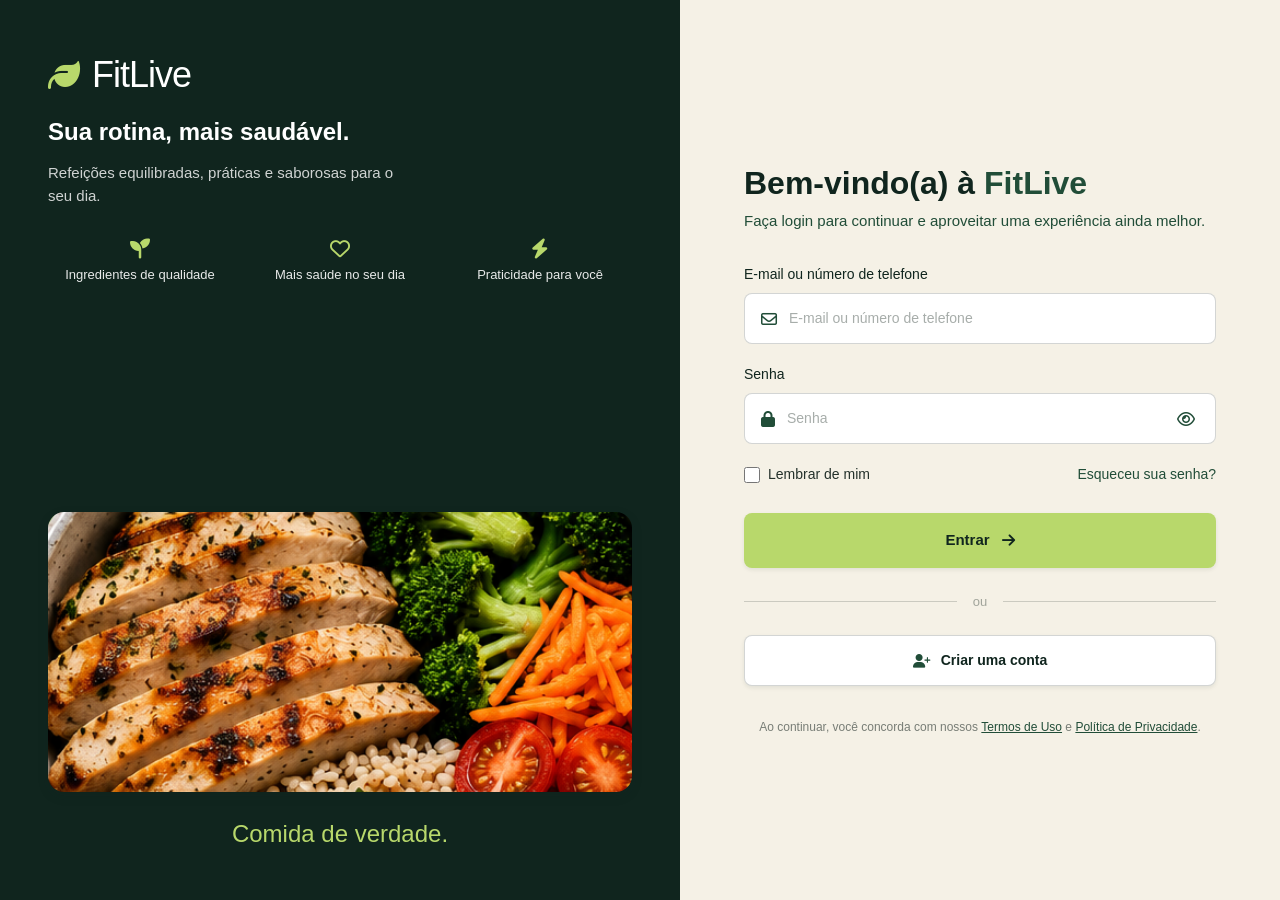
<file: index.html>
<!DOCTYPE html>
<html lang="pt-BR">

<head>
    <meta charset="UTF-8">
    <meta name="viewport" content="width=device-width, initial-scale=1.0">
    <title>FitLive - Login</title>
    <meta name="description"
        content="Acesse sua conta FitLive e aproveite refeições saudáveis, equilibradas e práticas no seu dia a dia.">
    <link rel="stylesheet" href="https://cdnjs.cloudflare.com/ajax/libs/font-awesome/6.5.1/css/all.min.css"
        integrity="sha512-DTOQO9RWCH3ppGqcWaEA1BIZOC6xxalwEsw9c2QQeAIftl+Vegovlnee1c9QX4TctnWMn13TZye+giMm8e2LwA=="
        crossorigin="anonymous" referrerpolicy="no-referrer">
    <link rel="shortcut icon" href="assets/img/Logo.jpg" type="image/x-icon">
    <link rel="stylesheet" href="styles/styles/index.css">
    <script src="js/index.js" defer></script>
</head>

<body>
    <main class="login-container">
        <section class="brand-panel">
            <header class="brand-header">
                <div class="brand-logo">
                    <i class="fa-solid fa-leaf" aria-hidden="true"></i>
                    <span class="brand-name">FitLive</span>
                </div>
                <h1 class="brand-slogan">Sua rotina, mais saudável.</h1>
                <p class="brand-description">Refeições equilibradas, práticas e saborosas para o seu dia.</p>
            </header>

            <ul class="benefits-list">
                <li class="benefit-item">
                    <i class="fa-solid fa-seedling" aria-hidden="true"></i>
                    <span>Ingredientes de qualidade</span>
                </li>
                <li class="benefit-item">
                    <i class="fa-regular fa-heart" aria-hidden="true"></i>
                    <span>Mais saúde no seu dia</span>
                </li>
                <li class="benefit-item">
                    <i class="fa-solid fa-bolt" aria-hidden="true"></i>
                    <span>Praticidade para você</span>
                </li>
            </ul>

            <div class="media-container">
                <img src="assets/img/Poster FitLive_ Refeições Saudáveis.png"
                    alt="Prato com refeição saudável contendo frango grelhado, brócolis, cenoura e grãos"
                    class="featured-image">
                <p class="handwritten-tag">Comida de verdade.</p>
            </div>
        </section>

        <section class="form-panel">
            <header class="form-header">
                <h2 class="welcome-title">Bem-vindo(a) à <span class="highlight">FitLive</span></h2>
                <p class="welcome-subtitle">Faça login para continuar e aproveitar uma experiência ainda melhor.</p>
            </header>

            <form class="login-form">
                <div class="form-group">
                    <label for="usuario" class="form-label">E-mail ou número de telefone</label>
                    <div class="input-wrapper">
                        <i class="fa-regular fa-envelope input-icon" aria-hidden="true"></i>
                        <input type="text" id="usuario" name="usuario" class="form-input" autocomplete="username"
                            placeholder="E-mail ou número de telefone" required>
                    </div>
                </div>

                <div class="form-group">
                    <label for="senha" class="form-label">Senha</label>
                    <div class="input-wrapper">
                        <i class="fa-solid fa-lock input-icon" aria-hidden="true"></i>
                        <input type="password" id="senha" name="senha" class="form-input"
                            autocomplete="current-password" placeholder="Senha" required>
                        <button type="button" class="toggle-password" aria-label="Mostrar senha">
                            <i class="fa-regular fa-eye" aria-hidden="true"></i>
                        </button>
                    </div>
                </div>

                <div class="form-options">
                    <div class="remember-me">
                        <input type="checkbox" id="lembrar" name="lembrar" class="checkbox-input">
                        <label for="lembrar" class="checkbox-label">Lembrar de mim</label>
                    </div>
                    <a href="pages/recuperacao.html" class="forgot-link">Esqueceu sua senha?</a>
                </div>

                <button type="submit" class="btn-primary">
                    <a href=""><span>Entrar</span></a>
                    <i class="fa-solid fa-arrow-right" aria-hidden="true"></i>
                </button>
            </form>

            <div class="divider">
                <span>ou</span>
            </div>

            <a href="pages/cadrasto.html" class="btn-secondary">
                <i class="fa-solid fa-user-plus" aria-hidden="true"></i>
                <span>Criar uma conta</span>
            </a>

            <footer class="form-footer">
                <p class="terms-text">
                    Ao continuar, você concorda com nossos
                    <a href="pages/termos.html" class="legal-link">Termos de Uso</a> e
                    <a href="pages/privacidade.html" class="legal-link">Política de Privacidade</a>.
                </p>
            </footer>
        </section>
    </main>
</body>

</html>
</file>
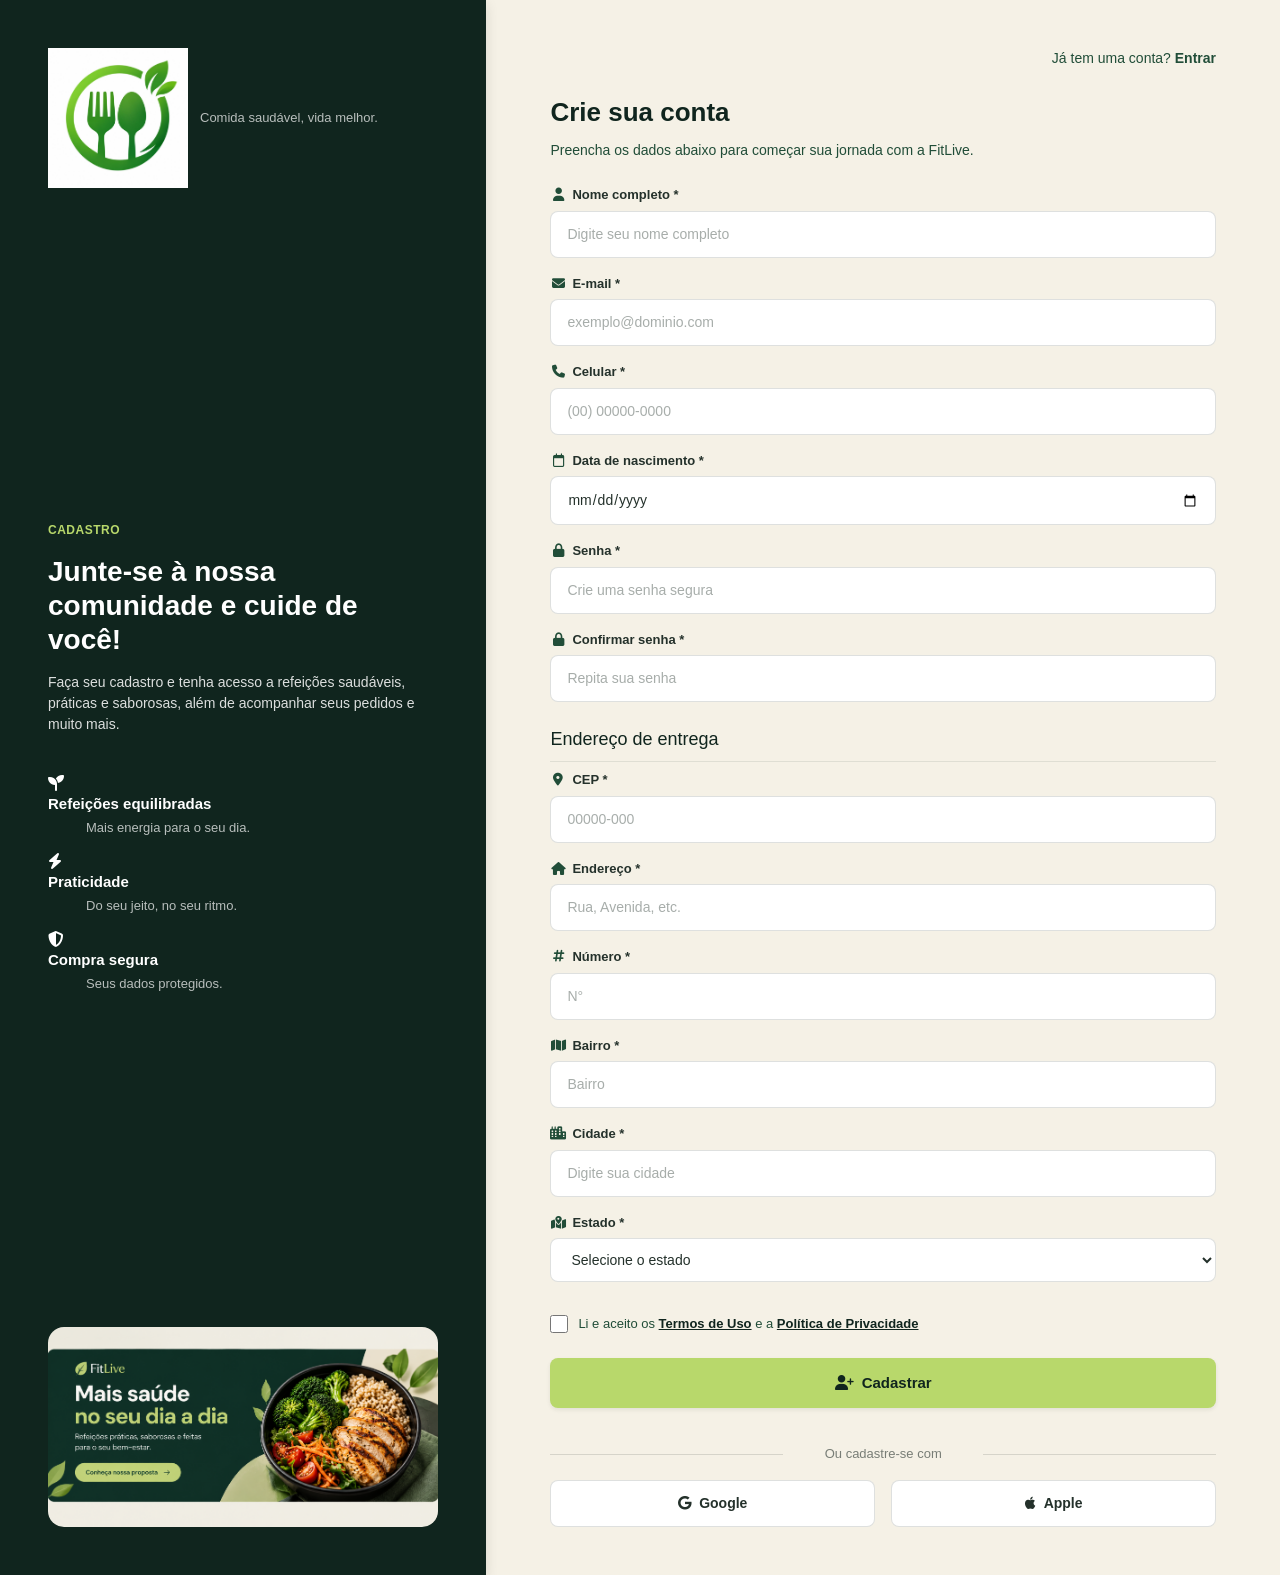
<file: pages/cadrasto.html>
<!DOCTYPE html>
<html lang="pt-BR">
<head>
    <meta charset="UTF-8">
    <meta name="viewport" content="width=device-width, initial-scale=1.0">
    <title>Cadastro | FitLive</title>
    <link rel="stylesheet" href="https://cdnjs.cloudflare.com/ajax/libs/font-awesome/6.5.1/css/all.min.css" integrity="sha512-DTOQO9RWCH3ppGqcWaEA1BIZOC6xxalwEsw9c2QQeAIftl+Vegovlnee1c9QX4TctnWMn13TZye+giMm8e2LwA==" crossorigin="anonymous" referrerpolicy="no-referrer">
    <link rel="stylesheet" href="../styles/styles/cadrasto.css">
    <script src="../js/cadrasto.js" defer></script>
    <link rel="shortcut icon" href="../assets/img/Logo.jpg" type="image/x-icon">
</head>
<body>
    <aside>
        <div>
            <img src="../assets/img/Logo.jpg" alt="Logotipo FitLive: Comida saudável, vida melhor">
            <p>Comida saudável, vida melhor.</p>
        </div>
        <div>
            <p>CADASTRO</p>
            <h1>Junte-se à nossa comunidade e cuide de você!</h1>
            <p>Faça seu cadastro e tenha acesso a refeições saudáveis, práticas e saborosas, além de acompanhar seus pedidos e muito mais.</p>
            
            <ul>
                <li>
                    <div>
                        <i class="fa-solid fa-seedling" aria-hidden="true"></i>
                        <h3>Refeições equilibradas</h3>
                        <p>Mais energia para o seu dia.</p>
                    </div>
                </li>
                <li>
                    <div>
                        <i class="fa-solid fa-bolt" aria-hidden="true"></i>
                        <h3>Praticidade</h3>
                        <p>Do seu jeito, no seu ritmo.</p>
                    </div>
                </li>
                <li>
                    <div>
                        <i class="fa-solid fa-shield-halved" aria-hidden="true"></i>
                        <h3>Compra segura</h3>
                        <p>Seus dados protegidos.</p>
                    </div>
                </li>
            </ul>
        </div>
        <figure>
            <img src="../assets/img/Banner FitLive_ Saúde no Dia a Dia.png" alt="Prato saudável com frango grelhado, arroz integral e legumes frescos FitLive">
        </figure>
    </aside>

    <main>
        <div>
            <p>Já tem uma conta? <a href="../index.html">Entrar</a></p>
        </div>

        <section>
            <h2>Crie sua conta</h2>
            <p>Preencha os dados abaixo para começar sua jornada com a FitLive.</p>

            <form>
                <fieldset>
                    <div>
                        <label for="nome"><i class="fa-solid fa-user" aria-hidden="true"></i> Nome completo *</label>
                        <div>
                            <input type="text" id="nome" name="nome" placeholder="Digite seu nome completo" required autocomplete="name">
                        </div>
                    </div>

                    <div>
                        <label for="email"><i class="fa-solid fa-envelope" aria-hidden="true"></i> E-mail *</label>
                        <div>
                            <input type="email" id="email" name="email" placeholder="exemplo@dominio.com" required autocomplete="email">
                        </div>
                    </div>

                    <div>
                        <label for="celular"><i class="fa-solid fa-phone" aria-hidden="true"></i> Celular *</label>
                        <div>
                            <input type="tel" id="celular" name="celular" placeholder="(00) 00000-0000" required autocomplete="tel">
                        </div>
                    </div>

                    <div>
                        <label for="nascimento"><i class="fa-regular fa-calendar" aria-hidden="true"></i> Data de nascimento *</label>
                        <div>
                            <input type="date" id="nascimento" name="nascimento" placeholder="dd/mm/aaaa" required autocomplete="bday">
                        </div>
                    </div>

                    <div>
                        <label for="senha"><i class="fa-solid fa-lock" aria-hidden="true"></i> Senha *</label>
                        <div>
                            <input type="password" id="senha" name="senha" placeholder="Crie uma senha segura" required autocomplete="new-password">
                        </div>
                    </div>

                    <div>
                        <label for="confirmar-senha"><i class="fa-solid fa-lock" aria-hidden="true"></i> Confirmar senha *</label>
                        <div>
                            <input type="password" id="confirmar-senha" name="confirmar-senha" placeholder="Repita sua senha" required autocomplete="new-password">
                        </div>
                    </div>
                </fieldset>

                <fieldset>
                    <legend>Endereço de entrega</legend>

                    <div>
                        <label for="cep"><i class="fa-solid fa-location-dot" aria-hidden="true"></i> CEP *</label>
                        <div>
                            <input type="text" id="cep" name="cep" placeholder="00000-000" required autocomplete="postal-code">
                        </div>
                    </div>

                    <div>
                        <label for="endereco"><i class="fa-solid fa-house" aria-hidden="true"></i> Endereço *</label>
                        <div>
                            <input type="text" id="endereco" name="endereco" placeholder="Rua, Avenida, etc." required autocomplete="street-address">
                        </div>
                    </div>

                    <div>
                        <label for="numero"><i class="fa-solid fa-hashtag" aria-hidden="true"></i> Número *</label>
                        <div>
                            <input type="text" id="numero" name="numero" placeholder="N°" required autocomplete="address-line2">
                        </div>
                    </div>

                    <div>
                        <label for="bairro"><i class="fa-solid fa-map" aria-hidden="true"></i> Bairro *</label>
                        <div>
                            <input type="text" id="bairro" name="bairro" placeholder="Bairro" required autocomplete="address-level3">
                        </div>
                    </div>

                    <div>
                        <label for="cidade"><i class="fa-solid fa-city" aria-hidden="true"></i> Cidade *</label>
                        <div>
                            <input type="text" id="cidade" name="cidade" placeholder="Digite sua cidade" required autocomplete="address-level2">
                        </div>
                    </div>

                    <div>
                        <label for="estado"><i class="fa-solid fa-map-location-dot" aria-hidden="true"></i> Estado *</label>
                        <div>
                            <select id="estado" name="estado" required autocomplete="address-level1">
                                <option value="" disabled selected>Selecione o estado</option>
                                <option value="AC">Acre</option>
                                <option value="AL">Alagoas</option>
                                <option value="AP">Amapá</option>
                                <option value="AM">Amazonas</option>
                                <option value="BA">Bahia</option>
                                <option value="CE">Ceará</option>
                                <option value="DF">Distrito Federal</option>
                                <option value="ES">Espírito Santo</option>
                                <option value="GO">Goiás</option>
                                <option value="MA">Maranhão</option>
                                <option value="MT">Mato Grosso</option>
                                <option value="MS">Mato Grosso do Sul</option>
                                <option value="MG">Minas Gerais</option>
                                <option value="PA">Pará</option>
                                <option value="PB">Paraíba</option>
                                <option value="PR">Paraná</option>
                                <option value="PE">Pernambuco</option>
                                <option value="PI">Piauí</option>
                                <option value="RJ">Rio de Janeiro</option>
                                <option value="RN">Rio Grande do Norte</option>
                                <option value="RS">Rio Grande do Sul</option>
                                <option value="RO">Rondônia</option>
                                <option value="RR">Roraima</option>
                                <option value="SC">Santa Catarina</option>
                                <option value="SP">São Paulo</option>
                                <option value="SE">Sergipe</option>
                                <option value="TO">Tocantins</option>
                            </select>
                        </div>
                    </div>
                </fieldset>

                <div>
                    <input type="checkbox" id="termos" name="termos" required>
                    <label for="termos">Li e aceito os <a href="termos.html">Termos de Uso</a> e a <a href="privacidade.html">Política de Privacidade</a></label>
                </div>

                <button type="submit"><i class="fa-solid fa-user-plus" aria-hidden="true"></i> Cadastrar</button>
            </form>

            <div>
                <p>Ou cadastre-se com</p>
                <div>
                    <button type="button"><i class="fa-brands fa-google" aria-hidden="true"></i> Google</button>
                    <button type="button"><i class="fa-brands fa-apple" aria-hidden="true"></i> Apple</button>
                </div>
            </div>
        </section>
    </main>
</body>
</html>
</file>
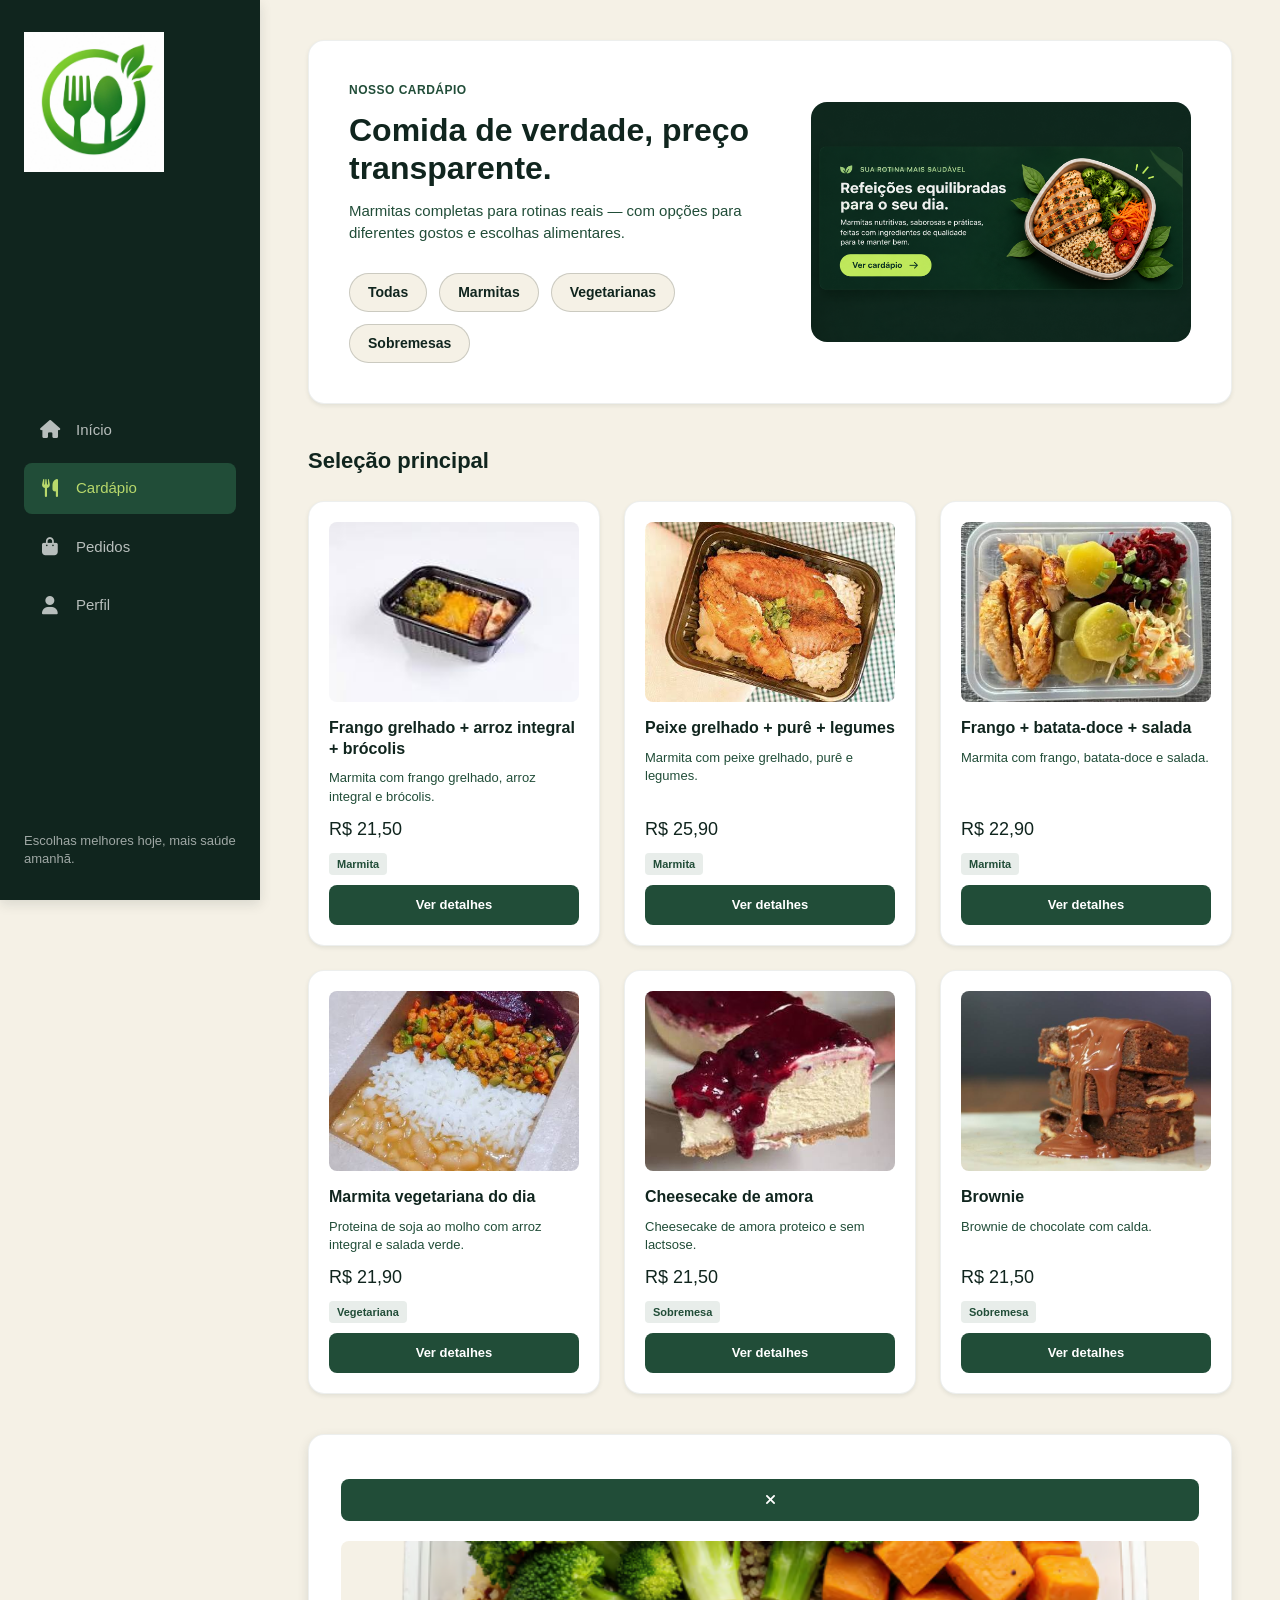
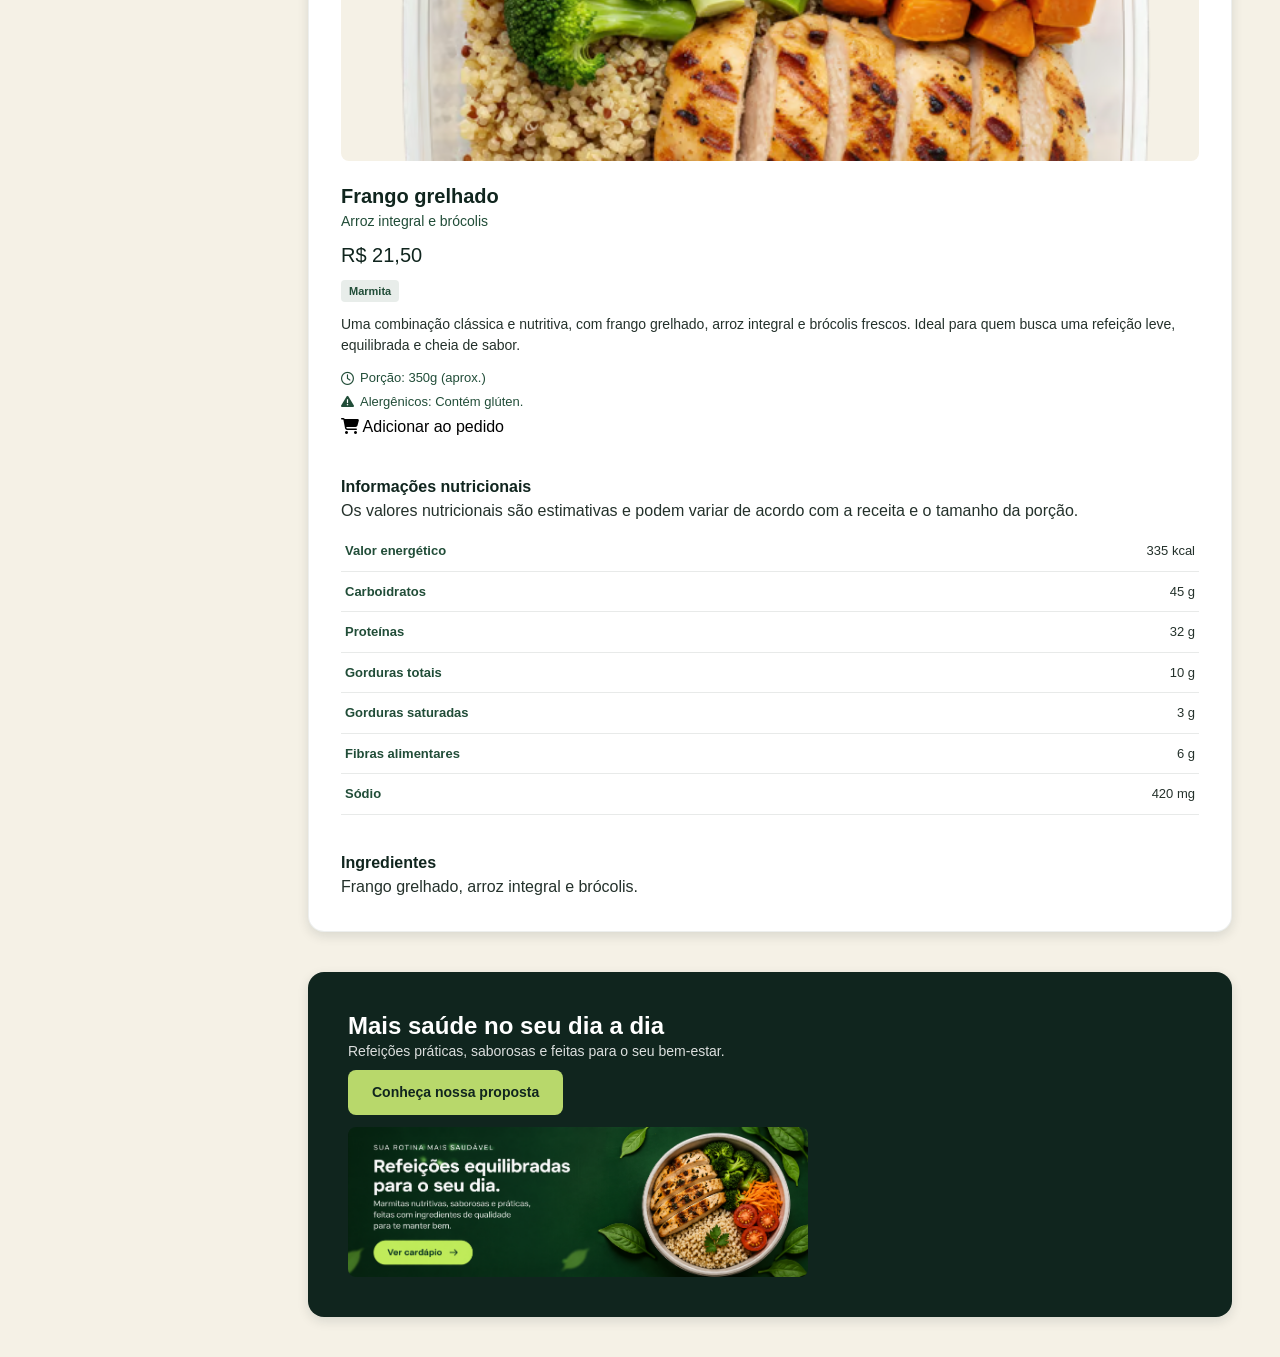
<file: pages/cardapio.html>
<!DOCTYPE html>
<html lang="pt-BR">
<head>
    <meta charset="UTF-8">
    <meta name="viewport" content="width=device-width, initial-scale=1.0">
    <title>Cardápio | FitLive</title>
    <link rel="stylesheet" href="https://cdnjs.cloudflare.com/ajax/libs/font-awesome/6.5.1/css/all.min.css" integrity="sha512-DTOQO9RWCH3ppGqcWaEA1BIZOC6xxalwEsw9c2QQeAIftl+Vegovlnee1c9QX4TctnWMn13TZye+giMm8e2LwA==" crossorigin="anonymous" referrerpolicy="no-referrer">
    <link rel="stylesheet" href="../styles/styles/cardapio.css">
    <link rel="stylesheet" href="../styles/styles/menu.css">
    <link rel="shortcut icon" href="../assets/img/Logo.jpg" type="image/x-icon">
    <script src="../js/cardapio.js" defer></script>
    <script src="../js/menu.js" defer></script>
</head>
<body>
    <aside aria-label="Navegação lateral">
        <div>
            <img src="../assets/img/Logo.jpg" alt="Logotipo FitLive: Comida saudável, vida melhor">
        </div>
        <nav aria-label="Navegação principal">
            <ul>
                <li><a href="home.html"><i class="fa-solid fa-house" aria-hidden="true"></i> Início</a></li>
                <li><a href="cardapio.html" aria-current="page"><i class="fa-solid fa-utensils" aria-hidden="true"></i> Cardápio</a></li>
                <li><a href="pedidos.html"><i class="fa-solid fa-bag-shopping" aria-hidden="true"></i> Pedidos</a></li>
                <li><a href="perfil.html"><i class="fa-solid fa-user" aria-hidden="true"></i> Perfil</a></li>
            </ul>
        </nav>
        <div>
            <p>Escolhas melhores hoje, mais saúde amanhã.</p>
        </div>
    </aside>

    <main>
        <header>
            <div>
                <p>NOSSO CARDÁPIO</p>
                <h1>Comida de verdade, preço transparente.</h1>
                <p>Marmitas completas para rotinas reais — com opções para diferentes gostos e escolhas alimentares.</p>
                <nav aria-label="Filtros de categorias">
                    <ul>
                        <li><button type="button">Todas</button></li>
                        <li><button type="button">Marmitas</button></li>
                        <li><button type="button">Vegetarianas</button></li>
                        <li><button type="button">Sobremesas</button></li>
                    </ul>
                </nav>
            </div>
            <figure>
                <img src="../assets/img/Banner de Refeições Saudáveis.png" alt="Pratos variados de refeições saudáveis FitLive em destaque">
            </figure>
        </header>

        <section>
            <h2>Seleção principal</h2>
            
            <article>
                <figure>
                    <img src="../assets/img/Frango grelahado.jpeg" alt="Marmita de frango grelhado com arroz integral e brócolis">
                </figure>
                <div>
                    <h3>Frango grelhado + arroz integral + brócolis</h3>
                    <p>Marmita com frango grelhado, arroz integral e brócolis.</p>
                    <p>R$ 21,50</p>
                    <span>Marmita</span>
                    <button type="button">Ver detalhes</button>
                </div>
            </article>

            <article>
                <figure>
                    <img src="../assets/img/Peixe grelhado.jpeg" alt="Marmita de peixe grelhado com purê e legumes">
                </figure>
                <div>
                    <h3>Peixe grelhado + purê + legumes</h3>
                    <p>Marmita com peixe grelhado, purê e legumes.</p>
                    <p>R$ 25,90</p>
                    <span>Marmita</span>
                    <button type="button">Ver detalhes</button>
                </div>
            </article>

            <article>
                <figure>
                    <img src="../assets/img/fragno com batata doce.jpeg" alt="Marmita de frango com batata-doce e salada">
                </figure>
                <div>
                    <h3>Frango + batata-doce + salada</h3>
                    <p>Marmita com frango, batata-doce e salada.</p>
                    <p>R$ 22,90</p>
                    <span>Marmita</span>
                    <button type="button">Ver detalhes</button>
                </div>
            </article>

            <article>
                <figure>
                    <img src="../assets/img/vgetariana.jpeg" alt="Marmita vegetariana do dia">
                </figure>
                <div>
                    <h3>Marmita vegetariana do dia</h3>
                    <p>Proteina de soja ao molho com arroz integral e salada verde.</p>
                    <p>R$ 21,90</p>
                    <span>Vegetariana</span>
                    <button type="button">Ver detalhes</button>
                </div>
            </article>

            <article>
                <figure>
                    <img src="../assets/img/chessecake.jpeg" alt="Fatia de cheesecake de amora">
                </figure>
                <div>
                    <h3>Cheesecake de amora</h3>
                    <p>Cheesecake de amora proteico e sem lactsose.</p>
                    <p>R$ 21,50</p>
                    <span>Sobremesa</span>
                    <button type="button">Ver detalhes</button>
                </div>
            </article>

            <article>
                <figure>
                    <img src="../assets/img/brownie.jpeg" alt="Brownie FitLive">
                </figure>
                <div>
                    <h3>Brownie</h3>
                    <p>Brownie de chocolate com calda.</p>
                    <p>R$ 21,50</p>
                    <span>Sobremesa</span>
                    <button type="button">Ver detalhes</button>
                </div>
            </article>
        </section>

        <section aria-label="Detalhes do produto selecionado">
            <div>
                <button type="button" aria-label="Fechar detalhes"><i class="fa-solid fa-xmark" aria-hidden="true"></i></button>
                <figure>
                    <img src="../assets/img/public.avif" alt="Detalhe da marmita de frango grelhado, arroz integral e brócolis em embalagem">
                </figure>
                <div>
                    <h2>Frango grelhado</h2>
                    <p>Arroz integral e brócolis</p>
                    <p>R$ 21,50</p>
                    <span>Marmita</span>
                    <p>Uma combinação clássica e nutritiva, com frango grelhado, arroz integral e brócolis frescos. Ideal para quem busca uma refeição leve, equilibrada e cheia de sabor.</p>
                    <p><i class="fa-regular fa-clock" aria-hidden="true"></i> Porção: 350g (aprox.)</p>
                    <p><i class="fa-solid fa-triangle-exclamation" aria-hidden="true"></i> Alergênicos: Contém glúten.</p>
                    <button type="button"><i class="fa-solid fa-cart-shopping" aria-hidden="true"></i> Adicionar ao pedido</button>
                </div>

                <div>
                    <h3>Informações nutricionais</h3>
                    <p>Os valores nutricionais são estimativas e podem variar de acordo com a receita e o tamanho da porção.</p>
                    <table>
                        <caption>Tabela de informação nutricional (Estimativa)</caption>
                        <tbody>
                            <tr>
                                <th>Valor energético</th>
                                <td>335 kcal</td>
                            </tr>
                            <tr>
                                <th>Carboidratos</th>
                                <td>45 g</td>
                            </tr>
                            <tr>
                                <th>Proteínas</th>
                                <td>32 g</td>
                            </tr>
                            <tr>
                                <th>Gorduras totais</th>
                                <td>10 g</td>
                            </tr>
                            <tr>
                                <th>Gorduras saturadas</th>
                                <td>3 g</td>
                            </tr>
                            <tr>
                                <th>Fibras alimentares</th>
                                <td>6 g</td>
                            </tr>
                            <tr>
                                <th>Sódio</th>
                                <td>420 mg</td>
                            </tr>
                        </tbody>
                    </table>
                </div>

                <div>
                    <h3>Ingredientes</h3>
                    <p>Frango grelhado, arroz integral e brócolis.</p>
                </div>
            </div>
        </section>

        <section>
            <div>
                <div>
                    <h2>Mais saúde no seu dia a dia</h2>
                    <p>Refeições práticas, saborosas e feitas para o seu bem-estar.</p>
                    <button type="button">Conheça nossa proposta</button>
                </div>
                <figure>
                    <img src="../assets/img/Refeições saudáveis para o seu dia.png" alt="Ilustração de pratos saudáveis e ingredientes frescos FitLive">
                </figure>
            </div>
        </section>
    </main>
</body>
</html>
</file>
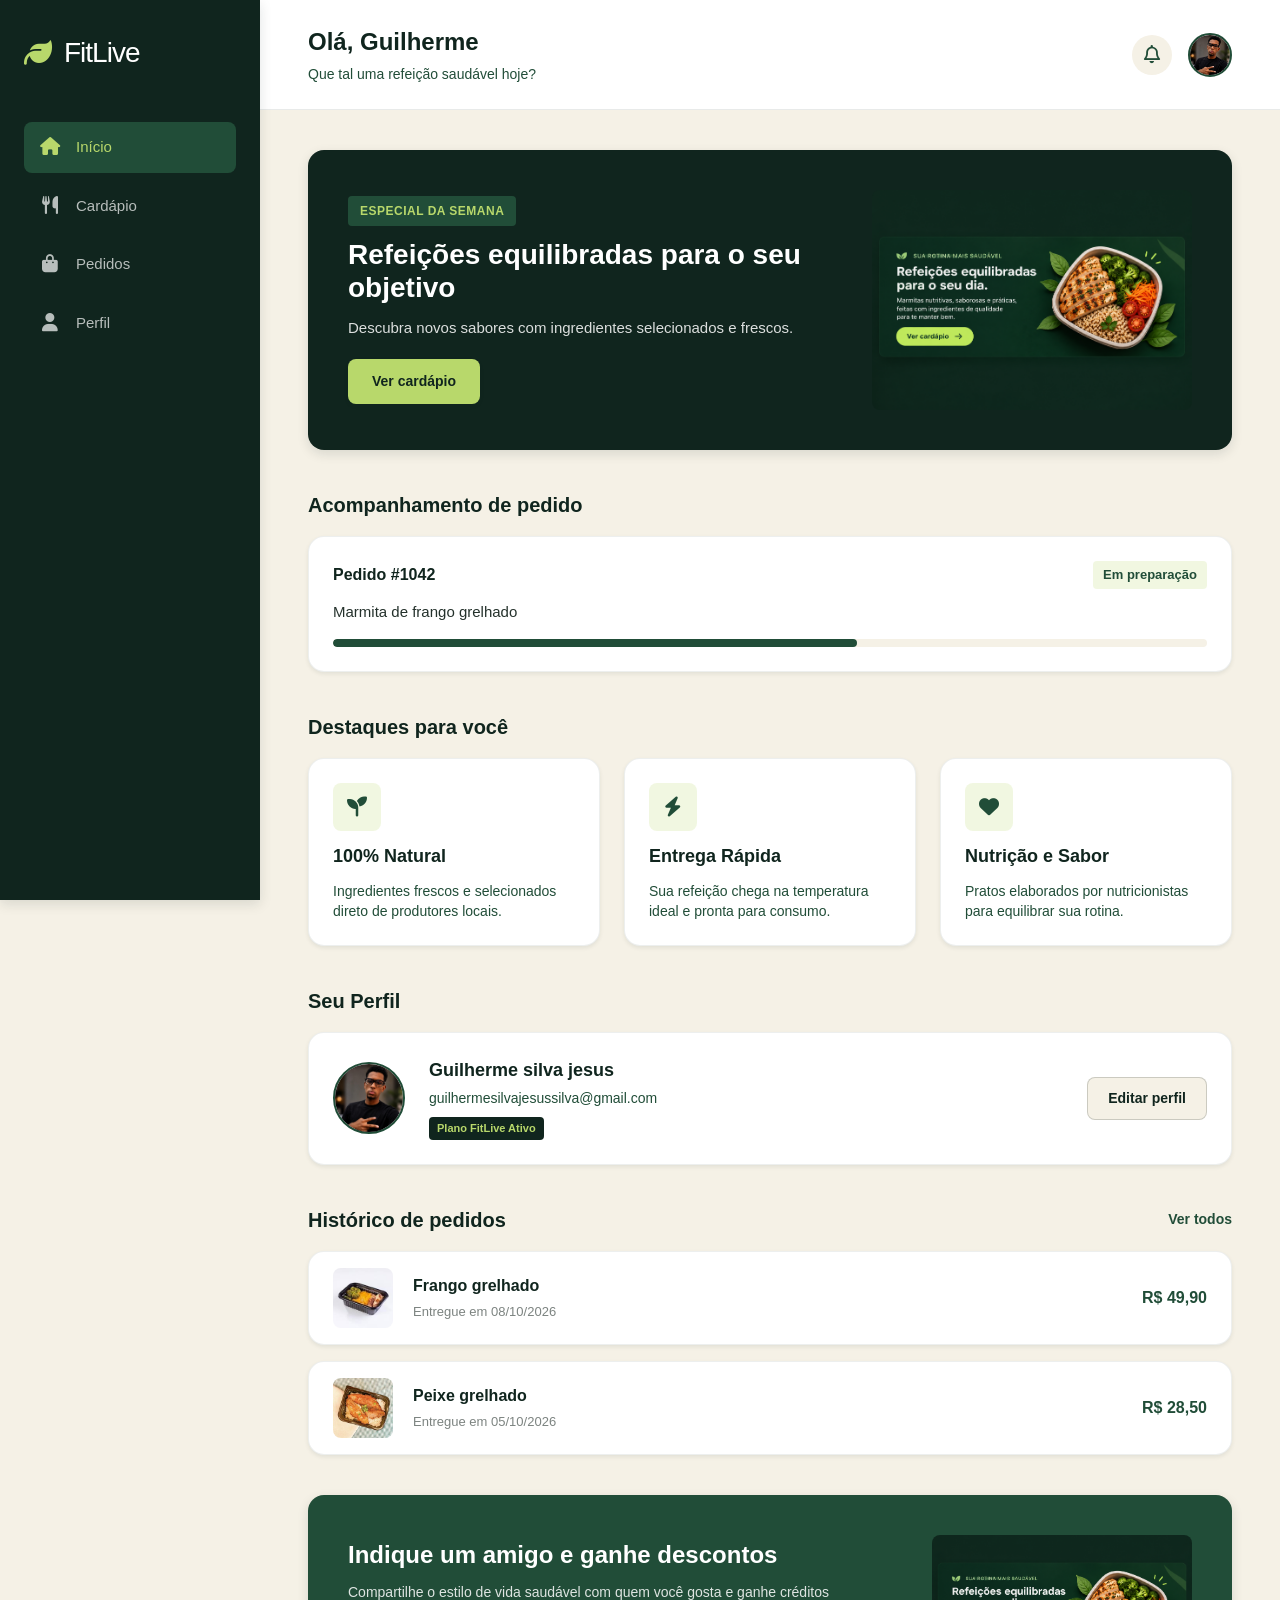
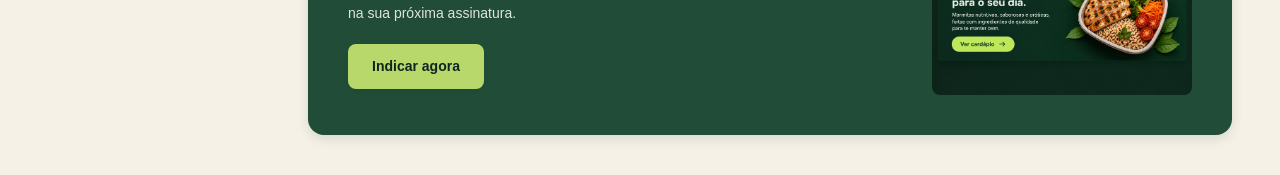
<file: pages/home.html>
<!DOCTYPE html>
<html lang="pt-BR">
<head>
    <meta charset="UTF-8">
    <meta name="viewport" content="width=device-width, initial-scale=1.0">
    <title>FitLive - Home</title>
    <meta name="description" content="Página principal da FitLive com acompanhamento de pedidos, cardápio saudável e perfil do usuário.">
    <link rel="stylesheet" href="https://cdnjs.cloudflare.com/ajax/libs/font-awesome/6.5.1/css/all.min.css" integrity="sha512-DTOQO9RWCH3ppGqcWaEA1BIZOC6xxalwEsw9c2QQeAIftl+Vegovlnee1c9QX4TctnWMn13TZye+giMm8e2LwA==" crossorigin="anonymous" referrerpolicy="no-referrer">
    <link rel="shortcut icon" href="../assets/img/Logo.jpg" type="image/x-icon">
    <link rel="stylesheet" href="../styles/styles/home.css">
    <link rel="stylesheet" href="../styles/styles/menu.css">
    <script src="../js/home.js" defer></script>
    <script src="../js/menu.js" defer></script>
</head>
<body>
    <div class="app-layout">
        <aside class="sidebar">
            <div class="sidebar-logo">
                <i class="fa-solid fa-leaf" aria-hidden="true"></i>
                <span class="logo-text">FitLive</span>
            </div>
            <nav class="sidebar-nav" aria-label="Navegação principal">
                <a href="home.html" class="nav-item active" aria-current="page">
                    <i class="fa-solid fa-house" aria-hidden="true"></i>
                    <span>Início</span>
                </a>
                <a href="cardapio.html" class="nav-item">
                    <i class="fa-solid fa-utensils" aria-hidden="true"></i>
                    <span>Cardápio</span>
                </a>
                <a href="pedidos.html" class="nav-item">
                    <i class="fa-solid fa-bag-shopping" aria-hidden="true"></i>
                    <span>Pedidos</span>
                </a>
                <a href="perfil.html" class="nav-item">
                    <i class="fa-solid fa-user" aria-hidden="true"></i>
                    <span>Perfil</span>
                </a>
            </nav>
        </aside>

        <div class="main-wrapper">
            <header class="top-header">
                <div class="header-welcome">
                    <h1 class="welcome-heading">Olá, Guilherme</h1>
                    <p class="welcome-subtext">Que tal uma refeição saudável hoje?</p>
                </div>
                <div class="header-actions">
                    <button type="button" class="notification-btn" aria-label="Notificações">
                        <i class="fa-regular fa-bell" aria-hidden="true"></i>
                    </button>
                    <div class="user-avatar-container">
                        <img src="../assets/img/IMG-20260908-WA0002.jpg" alt="Foto de perfil do usuário">
                    </div>
                </div>
            </header>

            <main class="dashboard-content">
                <section class="banner-section">
                    <div class="banner-content">
                        <span class="banner-tag">Especial da Semana</span>
                        <h2>Refeições equilibradas para o seu objetivo</h2>
                        <p>Descubra novos sabores com ingredientes selecionados e frescos.</p>
                        <a href="cardapio.html" class="btn-banner">Ver cardápio</a>
                    </div>
                    <div class="banner-image">
                        <img src="../assets/img/Banner de Refeições Saudáveis.png" alt="Banner principal com prato saudável em destaque">
                    </div>
                </section>

                <section class="order-tracking-section">
                    <h2 class="section-title">Acompanhamento de pedido</h2>
                    <article class="order-card">
                        <div class="order-info">
                            <span class="order-number">Pedido #1042</span>
                            <span class="order-status">Em preparação</span>
                        </div>
                        <p class="order-description">Marmita de frango grelhado</p>
                        <div class="progress-bar-container" aria-label="Progresso do pedido: em preparação">
                            <div class="progress-fill"></div>
                        </div>
                    </article>
                </section>

                <section class="info-cards-section">
                    <h2 class="section-title">Destaques para você</h2>
                    <div class="cards-grid">
                        <article class="info-card">
                            <div class="card-icon">
                                <i class="fa-solid fa-seedling" aria-hidden="true"></i>
                            </div>
                            <h3>100% Natural</h3>
                            <p>Ingredientes frescos e selecionados direto de produtores locais.</p>
                        </article>
                        <article class="info-card">
                            <div class="card-icon">
                                <i class="fa-solid fa-bolt" aria-hidden="true"></i>
                            </div>
                            <h3>Entrega Rápida</h3>
                            <p>Sua refeição chega na temperatura ideal e pronta para consumo.</p>
                        </article>
                        <article class="info-card">
                            <div class="card-icon">
                                <i class="fa-solid fa-heart" aria-hidden="true"></i>
                            </div>
                            <h3>Nutrição e Sabor</h3>
                            <p>Pratos elaborados por nutricionistas para equilibrar sua rotina.</p>
                        </article>
                    </div>
                </section>

                <section class="user-profile-section">
                    <h2 class="section-title">Seu Perfil</h2>
                    <article class="profile-card">
                        <div class="profile-avatar">
                            <img src="../assets/img/IMG-20260908-WA0002.jpg" alt="Avatar detalhado do usuário">
                        </div>
                        <div class="profile-details">
                            <h3>Guilherme silva jesus</h3>
                            <p>guilhermesilvajesussilva@gmail.com</p>
                            <span class="membership-badge">Plano FitLive Ativo</span>
                        </div>
                        <a href="perfil.html" class="btn-secondary">Editar perfil</a>
                    </article>
                </section>

                <section class="order-history-section">
                    <div class="section-header-row">
                        <h2 class="section-title">Histórico de pedidos</h2>
                        <a href="pedidos.html" class="view-all-link">Ver todos</a>
                    </div>
                    <div class="history-list">
                        <article class="history-item">
                            <div class="history-image">
                                <img src="../assets/img/Frango grelahado.jpeg" alt="Prato do pedido anterior">
                            </div>
                            <div class="history-info">
                                <h4>Frango grelhado</h4>
                                <p>Entregue em 08/10/2026</p>
                            </div>
                            <span class="history-price">R$ 49,90</span>
                        </article>
                        <article class="history-item">
                            <div class="history-image">
                                <img src="../assets/img/Peixe grelhado.jpeg" alt="Prato do pedido anterior">
                            </div>
                            <div class="history-info">
                                <h4>Peixe grelhado</h4>
                                <p>Entregue em 05/10/2026</p>
                            </div>
                            <span class="history-price">R$ 28,50</span>
                        </article>
                    </div>
                </section>

                <section class="promo-banner-section">
                    <div class="promo-content">
                        <h2>Indique um amigo e ganhe descontos</h2>
                        <p>Compartilhe o estilo de vida saudável com quem você gosta e ganhe créditos na sua próxima assinatura.</p>
                        <button type="button" class="btn-promo">Indicar agora</button>
                    </div>
                    <div class="promo-image">
                        <img src="../assets/img/Banner de Refeições Saudáveis.png" alt="Ilustração promocional de indicação">
                    </div>
                </section>
            </main>
        </div>
    </div>
</body>
</html>
</file>
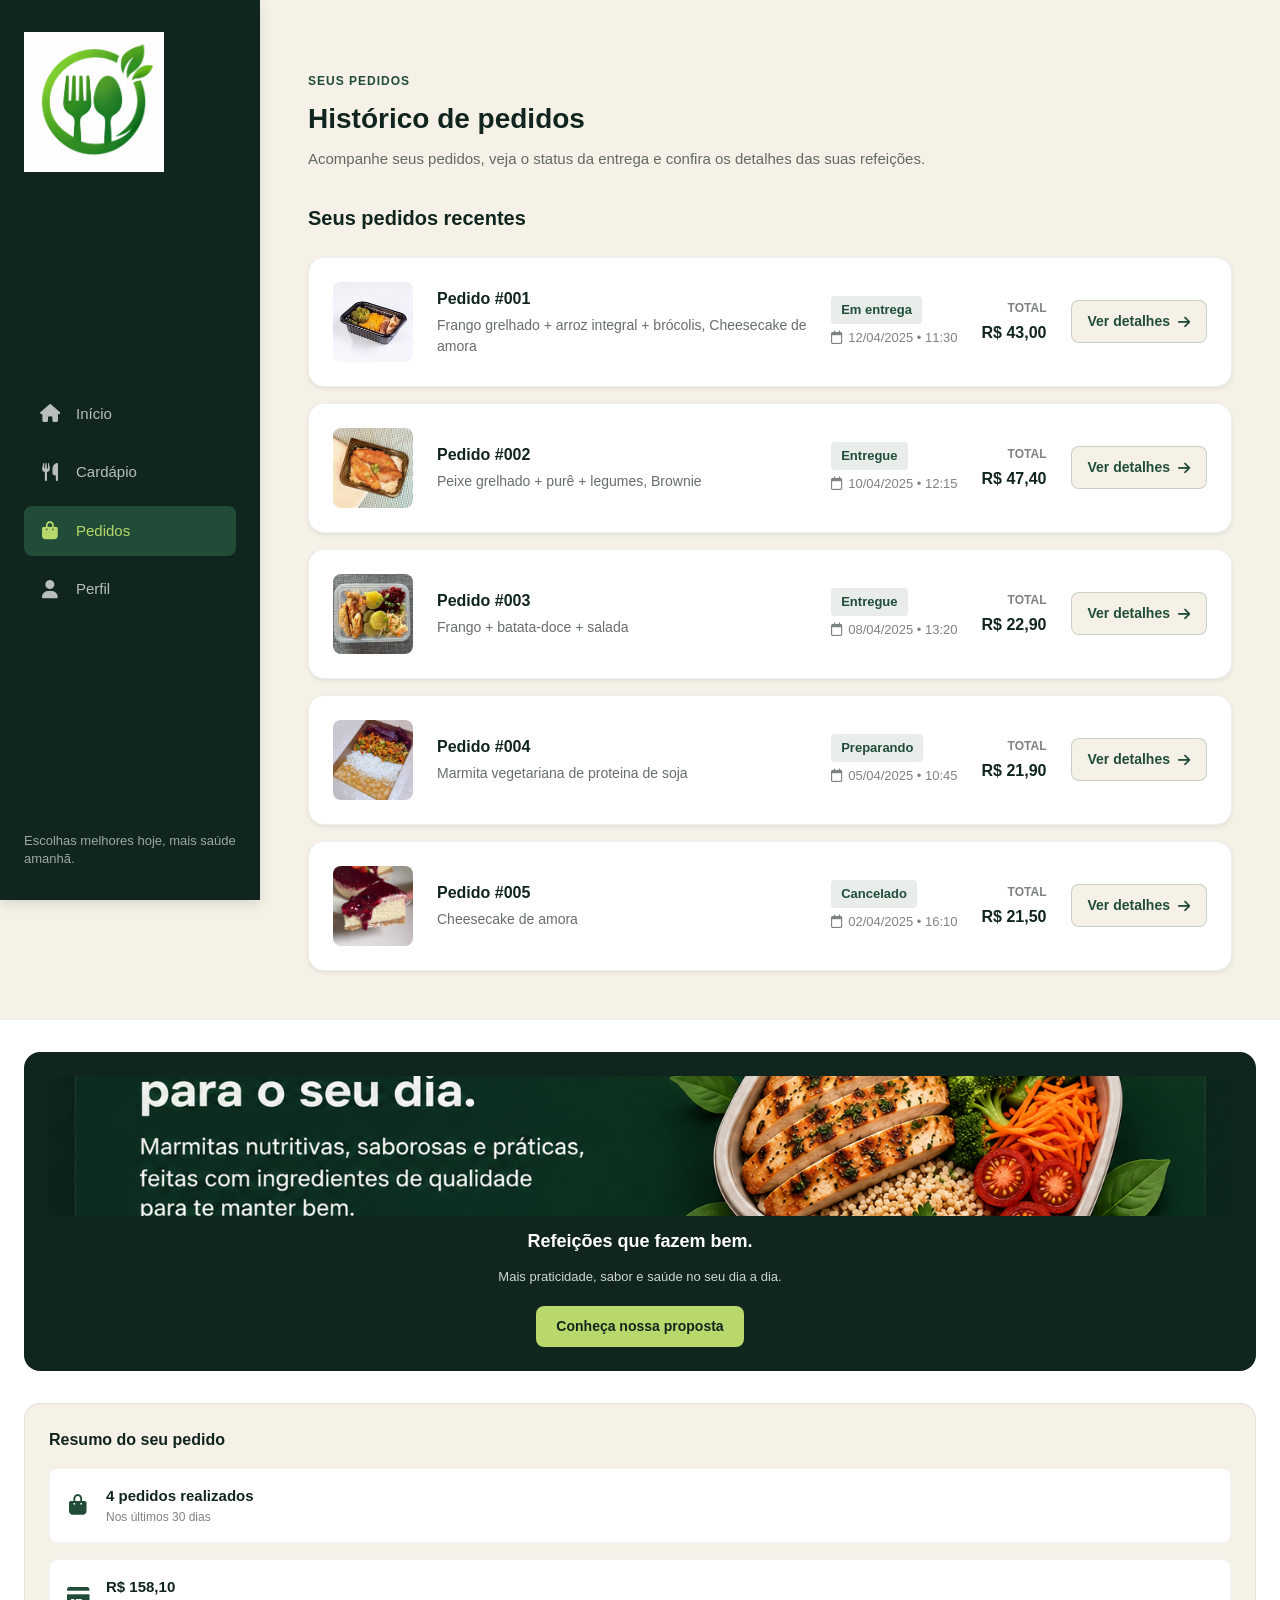
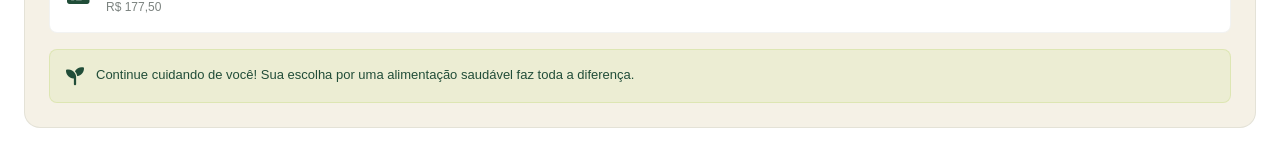
<file: pages/pedidos.html>
<!DOCTYPE html>
<html lang="pt-BR">
<head>
    <meta charset="UTF-8">
    <meta name="viewport" content="width=device-width, initial-scale=1.0">
    <title>Meus Pedidos | FitLive</title>
    <link rel="stylesheet" href="https://cdnjs.cloudflare.com/ajax/libs/font-awesome/6.5.1/css/all.min.css" integrity="sha512-DTOQO9RWCH3ppGqcWaEA1BIZOC6xxalwEsw9c2QQeAIftl+Vegovlnee1c9QX4TctnWMn13TZye+giMm8e2LwA==" crossorigin="anonymous" referrerpolicy="no-referrer">
    <link rel="stylesheet" href="../styles/styles/pedido.css">
    <link rel="stylesheet" href="../styles/styles/menu.css">
    <script src="../js/pedidos.js" defer></script>
    <script src="../js/menu.js" defer></script>
    <link rel="shortcut icon" href="../assets/img/Logo.jpg" type="image/x-icon">
</head>
<body>
    <a href="#main-content">Pular para o conteúdo</a>

    <aside aria-label="Navegação lateral">
        <div>
            <img src="../assets/img/Logo.jpg" alt="Logotipo FitLive: Comida saudável, vida melhor">
        </div>
        <nav aria-label="Navegação principal">
            <ul>
                <li><a href="home.html"><i class="fa-solid fa-house" aria-hidden="true"></i> Início</a></li>
                <li><a href="cardapio.html"><i class="fa-solid fa-utensils" aria-hidden="true"></i> Cardápio</a></li>
                <li><a href="pedidos.html" aria-current="page"><i class="fa-solid fa-bag-shopping" aria-hidden="true"></i> Pedidos</a></li>
                <li><a href="perfil.html"><i class="fa-solid fa-user" aria-hidden="true"></i> Perfil</a></li>
            </ul>
        </nav>
        <div>
            <p>Escolhas melhores hoje, mais saúde amanhã.</p>
        </div>
    </aside>

    <main id="main-content">
        <header>
            <p>SEUS PEDIDOS</p>
            <h1>Histórico de pedidos</h1>
            <p>Acompanhe seus pedidos, veja o status da entrega e confira os detalhes das suas refeições.</p>
        </header>

        <section aria-labelledby="history-title">
            <h2 id="history-title">Seus pedidos recentes</h2>

            <article>
                <figure>
                    <img src="../assets/img/Frango grelahado.jpeg" alt="Prato do pedido #001 contendo frango grelhado, arroz integral, brócolis e cheesecake de amora">
                </figure>
                <div>
                    <h3>Pedido #001</h3>
                    <p>Frango grelhado + arroz integral + brócolis, Cheesecake de amora</p>
                </div>
                <div>
                    <span aria-label="Status do pedido">Em entrega</span>
                    <time datetime="2025-04-12T11:30"><i class="fa-regular fa-calendar" aria-hidden="true"></i> 12/04/2025 • 11:30</time>
                </div>
                <div>
                    <span>Total</span>
                    <span>R$ 43,00</span>
                </div>
                <button type="button" aria-label="Ver detalhes do pedido #001">Ver detalhes <i class="fa-solid fa-arrow-right" aria-hidden="true"></i></button>
            </article>

            <article>
                <figure>
                    <img src="../assets/img/Peixe grelhado.jpeg" alt="Prato do pedido #002 contendo peixe grelhado com purê, legumes e brownie">
                </figure>
                <div>
                    <h3>Pedido #002</h3>
                    <p>Peixe grelhado + purê + legumes, Brownie</p>
                </div>
                <div>
                    <span aria-label="Status do pedido">Entregue</span>
                    <time datetime="2025-04-10T12:15"><i class="fa-regular fa-calendar" aria-hidden="true"></i> 10/04/2025 • 12:15</time>
                </div>
                <div>
                    <span>Total</span>
                    <span>R$ 47,40</span>
                </div>
                <button type="button" aria-label="Ver detalhes do pedido #002">Ver detalhes <i class="fa-solid fa-arrow-right" aria-hidden="true"></i></button>
            </article>

            <article>
                <figure>
                    <img src="../assets/img/fragno com batata doce.jpeg" alt="Prato do pedido #003 contendo frango com batata-doce e salada">
                </figure>
                <div>
                    <h3>Pedido #003</h3>
                    <p>Frango + batata-doce + salada</p>
                </div>
                <div>
                    <span aria-label="Status do pedido">Entregue</span>
                    <time datetime="2025-04-08T13:20"><i class="fa-regular fa-calendar" aria-hidden="true"></i> 08/04/2025 • 13:20</time>
                </div>
                <div>
                    <span>Total</span>
                    <span>R$ 22,90</span>
                </div>
                <button type="button" aria-label="Ver detalhes do pedido #003">Ver detalhes <i class="fa-solid fa-arrow-right" aria-hidden="true"></i></button>
            </article>

            <article>
                <figure>
                    <img src="../assets/img/vgetariana.jpeg" alt="Prato do pedido #004 contendo marmita vegetariana do dia">
                </figure>
                <div>
                    <h3>Pedido #004</h3>
                    <p>Marmita vegetariana de proteina de soja</p>
                </div>
                <div>
                    <span aria-label="Status do pedido">Preparando</span>
                    <time datetime="2025-04-05T10:45"><i class="fa-regular fa-calendar" aria-hidden="true"></i> 05/04/2025 • 10:45</time>
                </div>
                <div>
                    <span>Total</span>
                    <span>R$ 21,90</span>
                </div>
                <button type="button" aria-label="Ver detalhes do pedido #004">Ver detalhes <i class="fa-solid fa-arrow-right" aria-hidden="true"></i></button>
            </article>

            <article>
                <figure>
                    <img src="../assets/img/chessecake.jpeg" alt="Prato do pedido #005 contendo cheesecake de amora">
                </figure>
                <div>
                    <h3>Pedido #005</h3>
                    <p>Cheesecake de amora</p>
                </div>
                <div>
                    <span aria-label="Status do pedido">Cancelado</span>
                    <time datetime="2025-04-02T16:10"><i class="fa-regular fa-calendar" aria-hidden="true"></i> 02/04/2025 • 16:10</time>
                </div>
                <div>
                    <span>Total</span>
                    <span>R$ 21,50</span>
                </div>
                <button type="button" aria-label="Ver detalhes do pedido #005">Ver detalhes <i class="fa-solid fa-arrow-right" aria-hidden="true"></i></button>
            </article>
        </section>

        <section aria-label="Detalhes do pedido selecionado">
            <div>
                <button type="button" aria-label="Fechar detalhes"><i class="fa-solid fa-xmark" aria-hidden="true"></i></button>
                <h2>Detalhes do Pedido</h2>
                <p>Identificação: Não informado</p>
                <p>Status: Não informado</p>
                <p>Data e horário: Não informado</p>
                
                <table>
                    <caption>Itens do pedido</caption>
                    <thead>
                        <tr>
                            <th>Produto</th>
                            <th>Qtd</th>
                            <th>Preço unitário</th>
                            <th>Subtotal</th>
                        </tr>
                    </thead>
                    <tbody>
                        <tr>
                            <td colspan="4">Nenhum item selecionado</td>
                        </tr>
                    </tbody>
                </table>

                <div>
                    <p>Taxa de entrega: R$ 0,00</p>
                    <p>Descontos: R$ 0,00</p>
                    <p>Valor total: R$ 0,00</p>
                </div>

                <div>
                    <p>Endereço de entrega: Não informado</p>
                    <p>Forma de pagamento: Não informado</p>
                </div>
            </div>
        </section>
    </main>

    <aside aria-label="Painel complementar">
        <section>
            <figure>
                <img src="../assets/img/Banner de Refeições Saudáveis.png" alt="Embalagem com refeição saudável e ingredientes frescos FitLive">
            </figure>
            <h2>Refeições que fazem bem.</h2>
            <p>Mais praticidade, sabor e saúde no seu dia a dia.</p>
            <a href="home.html">Conheça nossa proposta</a>
        </section>

        <section aria-labelledby="summary-title">
            <h2 id="summary-title">Resumo do seu pedido</h2>
            <div>
                <div>
                    <i class="fa-solid fa-bag-shopping" aria-hidden="true"></i>
                    <div>
                        <span>5 pedidos realizados</span>
                        <span>Nos últimos 30 dias</span>
                    </div>
                </div>
                <div>
                    <i class="fa-solid fa-credit-card" aria-hidden="true"></i>
                    <div>
                        <span>Valor total gasto</span>
                        <span>R$ 177,50</span>
                    </div>
                </div>
            </div>
            <div>
                <i class="fa-solid fa-seedling" aria-hidden="true"></i>
                <p>Continue cuidando de você! Sua escolha por uma alimentação saudável faz toda a diferença.</p>
            </div>
        </section>
    </aside>
</body>
</html>
</file>
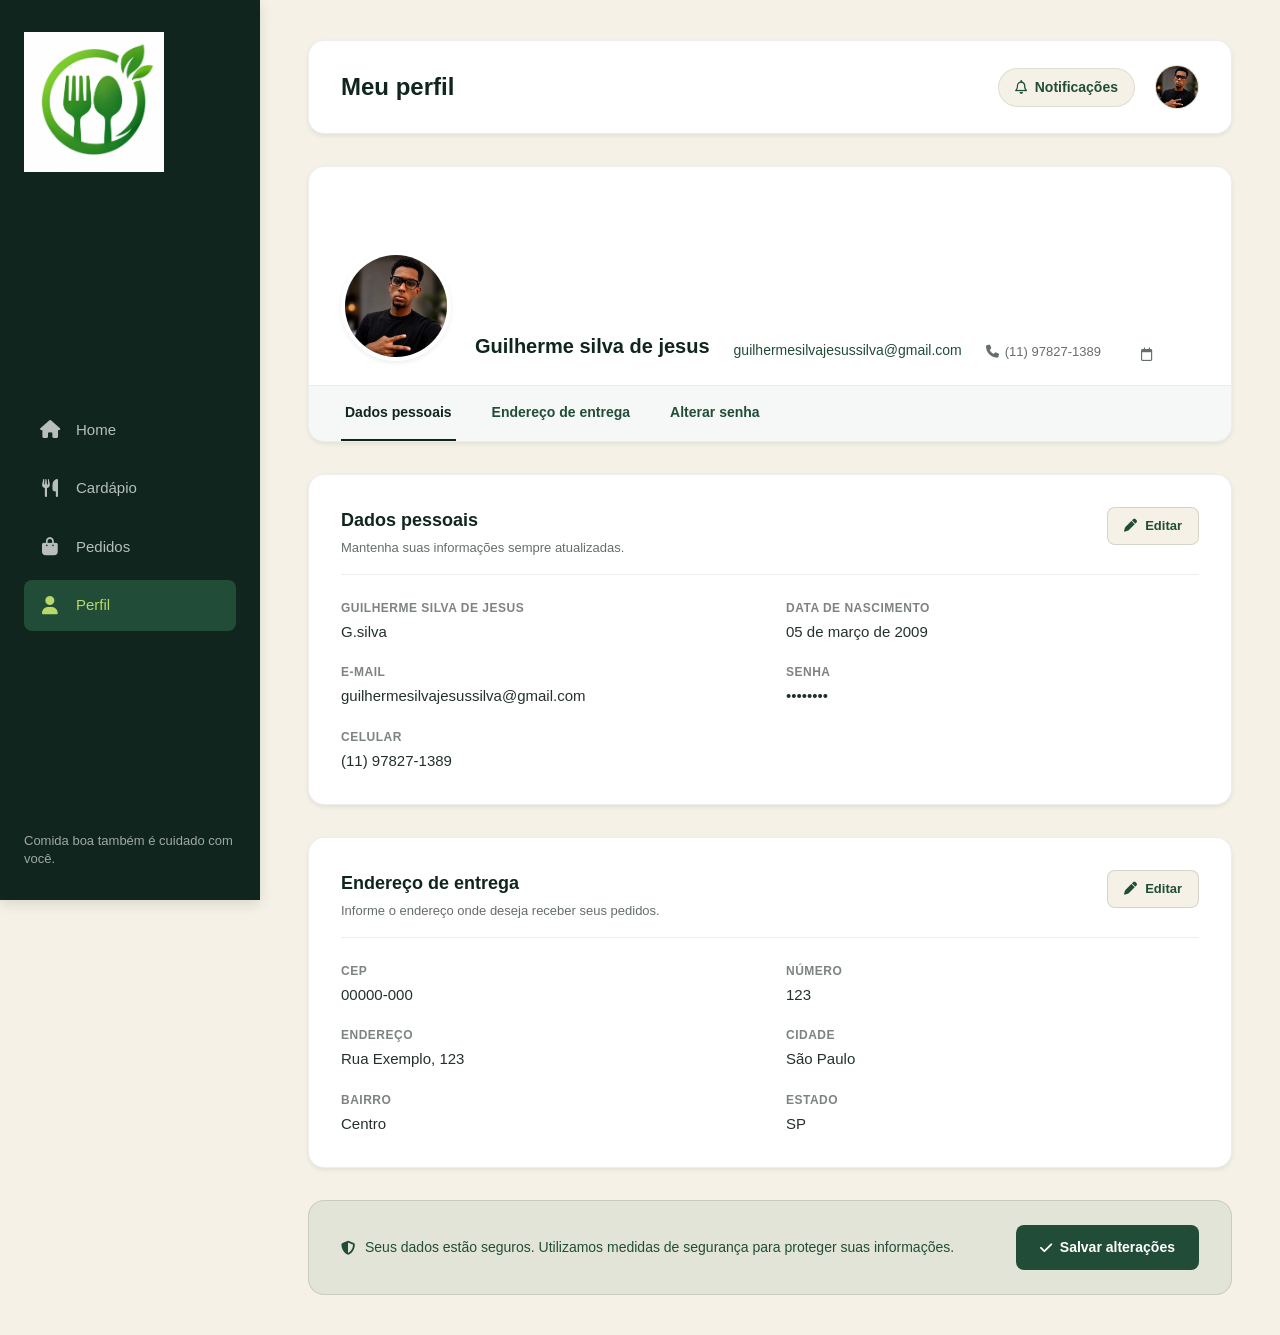
<file: pages/perfil.html>
<!DOCTYPE html>
<html lang="pt-BR">
<head>
    <meta charset="UTF-8">
    <meta name="viewport" content="width=device-width, initial-scale=1.0">
    <title>Perfil | FitLive</title>
    <link rel="stylesheet" href="https://cdnjs.cloudflare.com/ajax/libs/font-awesome/6.5.1/css/all.min.css" integrity="sha512-DTOQO9RWCH3ppGqcWaEA1BIZOC6xxalwEsw9c2QQeAIftl+Vegovlnee1c9QX4TctnWMn13TZye+giMm8e2LwA==" crossorigin="anonymous" referrerpolicy="no-referrer">
    <link rel="shortcut icon" href="../assets/img/Logo.jpg" type="image/x-icon">
    <link rel="stylesheet" href="../styles/styles/perfil.css">
    <link rel="stylesheet" href="../styles/styles/menu.css">
    <script src="../js/perfil.js" defer></script>
    <script src="../js/menu.js" defer></script>
</head>
<body>
    <aside aria-label="Navegação lateral">
        <div>
            <img src="../assets/img/Logo.jpg" alt="Logotipo FitLive: Comida saudável, vida melhor">
        </div>
        <nav aria-label="Navegação principal">
            <ul>
                <li><a href="home.html"><i class="fa-solid fa-house" aria-hidden="true"></i> Home</a></li>
                <li><a href="cardapio.html"><i class="fa-solid fa-utensils" aria-hidden="true"></i> Cardápio</a></li>
                <li><a href="pedidos.html"><i class="fa-solid fa-bag-shopping" aria-hidden="true"></i> Pedidos</a></li>
                <li><a href="perfil.html" aria-current="page"><i class="fa-solid fa-user" aria-hidden="true"></i> Perfil</a></li>
            </ul>
        </nav>
        <div>
            <p>Comida boa também é cuidado com você.</p>
        </div>
    </aside>

    <main>
        <header>
            <div>
                <h1>Meu perfil</h1>
            </div>
            <div>
                <button type="button" aria-label="Notificações"><i class="fa-regular fa-bell" aria-hidden="true"></i> Notificações</button>
                <div>
                    <img src="../assets/img/IMG-20260908-WA0002.jpg" alt="Avatar do usuário logado">
                </div>
            </div>
        </header>

        <section aria-label="Resumo do perfil do usuário">
            <div>
                <div>
                    <figure>
                        <img src="../assets/img/IMG-20260908-WA0002.jpg" alt="Foto ou avatar do usuário">
                    </figure>
                    <h2>Guilherme silva de jesus</h2>
                    <p>guilhermesilvajesussilva@gmail.com</p>
                    <p><i class="fa-solid fa-phone" aria-hidden="true"></i> (11) 97827-1389</p>
                    <p><i class="fa-regular fa-calendar" aria-hidden="true"></i></p>
                </div>
            </div>

            <nav aria-label="Navegação interna do perfil">
                <ul>
                    <li><a href="#dados-pessoais" aria-current="page">Dados pessoais</a></li>
                    <li><a href="#endereco-entrega">Endereço de entrega</a></li>
                    <li><a href="recuperacao.html">Alterar senha</a></li>
                </ul>
            </nav>
        </section>

        <section id="dados-pessoais">
            <div>
                <div>
                    <h2>Dados pessoais</h2>
                    <p>Mantenha suas informações sempre atualizadas.</p>
                </div>
                <button type="button"><i class="fa-solid fa-pen" aria-hidden="true"></i> Editar</button>
            </div>

            <dl>
                <div>
                    <dt>Guilherme silva de jesus</dt>
                    <dd>G.silva</dd>
                </div>
                <div>
                    <dt>Data de nascimento</dt>
                    <dd>05 de março de 2009</dd>
                </div>
                <div>
                    <dt>E-mail</dt>
                    <dd>guilhermesilvajesussilva@gmail.com</dd>
                </div>
                <div>
                    <dt>Senha</dt>
                    <dd>••••••••</dd>
                </div>
                <div>
                    <dt>Celular</dt>
                    <dd>(11) 97827-1389</dd>
                </div>
            </dl>
        </section>

        <section id="endereco-entrega">
            <div>
                <div>
                    <h2>Endereço de entrega</h2>
                    <p>Informe o endereço onde deseja receber seus pedidos.</p>
                </div>
                <button type="button"><i class="fa-solid fa-pen" aria-hidden="true"></i> Editar</button>
            </div>

            <dl>
                <div>
                    <dt>CEP</dt>
                    <dd>00000-000</dd>
                </div>
                <div>
                    <dt>Número</dt>
                    <dd>123</dd>
                </div>
                <div>
                    <dt>Endereço</dt>
                    <dd>Rua Exemplo, 123</dd>
                </div>
                <div>
                    <dt>Cidade</dt>
                    <dd>São Paulo</dd>
                </div>
                <div>
                    <dt>Bairro</dt>
                    <dd>Centro</dd>
                </div>
                <div>
                    <dt>Estado</dt>
                    <dd>SP</dd>
                </div>
            </dl>
        </section>

        <section aria-label="Aviso de segurança e ações">
            <div>
                <p><i class="fa-solid fa-shield-halved" aria-hidden="true"></i> Seus dados estão seguros. Utilizamos medidas de segurança para proteger suas informações.</p>
            </div>
            <div>
                <button type="button"><i class="fa-solid fa-check" aria-hidden="true"></i> Salvar alterações</button>
            </div>
        </section>
    </main>
</body>
</html>
</file>
<file: styles/styles/index.css>
@import url(../global.css);

.login-container {
  display: flex;
  min-height: 100vh;
  width: 100%;
}

.brand-panel {
  background-color: var(--color-primary);
  color: var(--color-surface);
  flex: 1;
  display: flex;
  flex-direction: column;
  justify-content: space-between;
  padding: 48px;
  position: relative;
  overflow: hidden;
}

.brand-header {
  display: flex;
  flex-direction: column;
  gap: 12px;
}

.brand-logo {
  display: flex;
  align-items: center;
  gap: 12px;
  color: var(--color-accent);
}

.brand-logo i {
  font-size: 32px;
}

.brand-name {
  font-family: var(--font-heading);
  font-size: 36px;
  color: var(--color-surface);
  letter-spacing: -1px;
}

.brand-slogan {
  font-family: var(--font-primary);
  font-size: 24px;
  font-weight: 700;
  color: var(--color-surface);
}

.brand-description {
  font-size: 15px;
  color: rgba(255, 255, 255, 0.8);
  max-width: 360px;
}

.benefits-list {
  display: flex;
  list-style: none;
  gap: 16px;
  margin: 32px 0;
}

.benefit-item {
  flex: 1;
  display: flex;
  flex-direction: column;
  align-items: center;
  text-align: center;
  gap: 8px;
}

.benefit-item i {
  color: var(--color-accent);
  font-size: 20px;
}

.benefit-item span {
  font-size: 13px;
  line-height: 1.3;
  color: rgba(255, 255, 255, 0.9);
}

.media-container {
  display: flex;
  flex-direction: column;
  align-items: center;
  width: 100%;
  margin-top: auto;
}

.featured-image {
  width: 100%;
  max-height: 280px;
  object-fit: cover;
  object-position: center;
  border-radius: var(--radius-16);
  box-shadow: var(--shadow-md);
}

.handwritten-tag {
  font-family: var(--font-heading);
  color: var(--color-accent);
  font-size: 24px;
  text-align: center;
  margin-top: 24px;
}

.form-panel {
  background-color: var(--color-background);
  color: var(--color-text);
  flex: 1;
  display: flex;
  flex-direction: column;
  justify-content: center;
  padding: 48px 64px;
  max-width: 600px;
}

.form-header {
  margin-bottom: 32px;
}

.welcome-title {
  font-family: var(--font-heading);
  color: var(--color-primary);
  font-size: 32px;
  line-height: 1.2;
  margin-bottom: 8px;
}

.welcome-title .highlight {
  color: var(--color-secondary);
}

.welcome-subtitle {
  color: var(--color-secondary);
  font-size: 15px;
}

.login-form {
  display: flex;
  flex-direction: column;
  gap: 20px;
}

.form-group {
  display: flex;
  flex-direction: column;
  gap: 8px;
}

.form-label {
  font-size: 14px;
  font-weight: 500;
  color: var(--color-primary);
}

.input-wrapper {
  display: flex;
  align-items: center;
  background-color: var(--color-surface);
  border: var(--border-width-1) solid rgba(36, 49, 43, 0.2);
  border-radius: var(--radius-8);
  padding: 0 16px;
  transition: border-color var(--transition-fast), box-shadow var(--transition-fast);
}

.input-wrapper:focus-within {
  border-color: var(--color-secondary);
  box-shadow: var(--shadow-sm);
}

.input-icon {
  color: var(--color-secondary);
  margin-right: 12px;
  font-size: 16px;
}

.form-input {
  width: 100%;
  border: none;
  background: transparent;
  padding: 14px 0;
  color: var(--color-text);
  font-size: 14px;
  outline: none;
}

.form-input::placeholder {
  color: rgba(36, 49, 43, 0.4);
}

.toggle-password {
  color: var(--color-secondary);
  padding: 4px;
  display: flex;
  align-items: center;
  justify-content: center;
}

.form-options {
  display: flex;
  justify-content: space-between;
  align-items: center;
  font-size: 14px;
}

.remember-me {
  display: flex;
  align-items: center;
  gap: 8px;
}

.checkbox-input {
  accent-color: var(--color-secondary);
  width: 16px;
  height: 16px;
  cursor: pointer;
}

.checkbox-label {
  color: var(--color-text);
  cursor: pointer;
}

.forgot-link {
  color: var(--color-secondary);
  font-weight: 500;
  transition: color var(--transition-fast);
}

.forgot-link:hover {
  color: var(--color-primary);
  text-decoration: underline;
}

.btn-primary {
  background-color: var(--color-accent);
  color: var(--color-primary);
  border-radius: var(--radius-8);
  padding: 16px;
  font-weight: 700;
  font-size: 15px;
  display: flex;
  align-items: center;
  justify-content: center;
  gap: 12px;
  transition: filter var(--transition-fast);
  box-shadow: var(--shadow-sm);
  margin-top: 8px;
}

.btn-primary:hover {
  filter: brightness(0.95);
}

.divider {
  display: flex;
  align-items: center;
  text-align: center;
  margin: 24px 0;
  color: rgba(36, 49, 43, 0.4);
}

.divider::before,
.divider::after {
  content: "";
  flex: 1;
  border-bottom: var(--border-width-1) solid rgba(36, 49, 43, 0.2);
}

.divider span {
  padding: 0 16px;
  font-size: 13px;
}

.btn-secondary {
  display: flex;
  align-items: center;
  justify-content: center;
  gap: 10px;
  background-color: var(--color-surface);
  border: var(--border-width-1) solid rgba(36, 49, 43, 0.2);
  border-radius: var(--radius-8);
  padding: 14px;
  color: var(--color-primary);
  font-weight: 600;
  font-size: 14px;
  transition: background-color var(--transition-fast), border-color var(--transition-fast);
  box-shadow: var(--shadow-sm);
}

.btn-secondary:hover {
  background-color: rgba(36, 49, 43, 0.02);
  border-color: var(--color-secondary);
}

.btn-secondary i {
  color: var(--color-secondary);
}

.form-footer {
  margin-top: 32px;
  text-align: center;
}

.terms-text {
  font-size: 12px;
  color: rgba(36, 49, 43, 0.6);
  line-height: 1.5;
}

.legal-link {
  color: var(--color-secondary);
  text-decoration: underline;
  font-weight: 500;
}

.legal-link:hover {
  color: var(--color-primary);
}

@media (max-width: 1024px) {
  .form-panel {
    padding: 40px 32px;
  }

  .brand-panel {
    padding: 32px;
  }
}

@media (max-width: 768px) {
  .login-container {
    flex-direction: column;
  }

  .brand-panel {
    padding: 32px 24px;
  }

  .benefits-list {
    margin: 24px 0;
  }

  .media-container {
    display: none;
  }

  .form-panel {
    max-width: 100%;
    padding: 32px 24px;
  }
}
</file>
<file: styles/styles/cadrasto.css>
@import url(../global.css);

body {
  background-color: var(--color-background);
  color: var(--color-text);
  font-family: var(--font-primary);
  margin: 0;
  display: flex;
  min-height: 100vh;
}

aside {
  width: 38%;
  background-color: var(--color-primary);
  color: var(--color-surface);
  display: flex;
  flex-direction: column;
  justify-content: space-between;
  padding: 48px;
  position: relative;
  overflow: hidden;
  box-shadow: var(--shadow-md);
}

aside > div:first-child {
  display: flex;
  align-items: center;
  gap: 12px;
}

aside > div:first-child img {
  max-width: 140px;
  height: auto;
}

aside > div:first-child p {
  font-size: 13px;
  color: rgba(255, 255, 255, 0.7);
}

aside > div:nth-of-type(2) {
  display: flex;
  flex-direction: column;
  gap: 16px;
  margin-top: 32px;
}

aside > div:nth-of-type(2) > p:first-of-type {
  font-size: 12px;
  font-weight: 700;
  color: var(--color-accent);
  text-transform: uppercase;
  letter-spacing: 0.5px;
}

aside > div:nth-of-type(2) h1 {
  font-family: var(--font-heading);
  font-size: 28px;
  color: var(--color-surface);
  line-height: 1.2;
}

aside > div:nth-of-type(2) > p:nth-of-type(2) {
  font-size: 14px;
  color: rgba(255, 255, 255, 0.85);
  line-height: 1.5;
}

aside ul {
  list-style: none;
  display: flex;
  flex-direction: column;
  gap: 16px;
  margin-top: 24px;
}

aside ul li div {
  display: flex;
  flex-direction: column;
  gap: 2px;
}

aside ul li h3 {
  font-size: 15px;
  font-weight: 700;
  color: var(--color-surface);
  display: flex;
  align-items: center;
  gap: 10px;
}

aside ul li h3 i {
  color: var(--color-primary);
  background-color: var(--color-accent);
  width: 28px;
  height: 28px;
  border-radius: 50%;
  display: flex;
  align-items: center;
  justify-content: center;
  font-size: 12px;
}

aside ul li p {
  font-size: 13px;
  color: rgba(255, 255, 255, 0.7);
  padding-left: 38px;
}

aside figure {
  width: 100%;
  height: 200px;
  border-radius: var(--radius-16);
  overflow: hidden;
  background-color: rgba(255, 255, 255, 0.05);
  margin-top: 32px;
}

aside figure img {
  width: 100%;
  height: 100%;
  object-fit: cover;
}

main {
  flex: 1;
  background-color: var(--color-background);
  padding: 48px 64px;
  display: flex;
  flex-direction: column;
  gap: 24px;
  overflow-y: auto;
}

main > div:first-child {
  display: flex;
  justify-content: flex-end;
}

main > div:first-child p {
  font-size: 14px;
  color: var(--color-secondary);
}

main > div:first-child a {
  color: var(--color-secondary);
  font-weight: 700;
  transition: color var(--transition-fast);
}

main > div:first-child a:hover {
  color: var(--color-primary);
  text-decoration: underline;
}

main > section {
  max-width: 700px;
  margin: 0 auto;
  width: 100%;
  display: flex;
  flex-direction: column;
  gap: 24px;
}

main > section > h2 {
  font-family: var(--font-heading);
  font-size: 26px;
  color: var(--color-primary);
}

main > section > p:first-of-type {
  font-size: 14px;
  color: var(--color-secondary);
  margin-top: -16px;
}

form {
  display: flex;
  flex-direction: column;
  gap: 24px;
}

fieldset {
  border: none;
  padding: 0;
  margin: 0;
  display: flex;
  flex-direction: column;
  gap: 16px;
}

fieldset legend {
  font-family: var(--font-heading);
  font-size: 18px;
  color: var(--color-primary);
  margin-bottom: 8px;
  border-bottom: var(--border-width-1) solid rgba(36, 49, 43, 0.1);
  width: 100%;
  padding-bottom: 8px;
}

fieldset > div {
  display: flex;
  flex-direction: column;
  gap: 6px;
}

fieldset > div label {
  font-size: 13px;
  font-weight: 600;
  color: var(--color-text);
  display: flex;
  align-items: center;
  gap: 6px;
}

fieldset > div label i {
  color: var(--color-secondary);
  width: 16px;
  text-align: center;
}

fieldset > div input,
fieldset > div select {
  width: 100%;
  padding: 12px 16px;
  background-color: var(--color-surface);
  border: var(--border-width-1) solid rgba(36, 49, 43, 0.15);
  border-radius: var(--radius-8);
  font-size: 14px;
  color: var(--color-text);
  transition: border-color var(--transition-fast), box-shadow var(--transition-fast);
}

fieldset > div input::placeholder {
  color: rgba(36, 49, 43, 0.4);
}

fieldset > div input:focus,
fieldset > div select:focus {
  border-color: var(--color-secondary);
  outline: none;
  box-shadow: 0 0 0 3px rgba(33, 77, 56, 0.15);
}

form > div:nth-of-type(1) {
  display: flex;
  align-items: center;
  gap: 10px;
  margin-top: 8px;
}

form > div:nth-of-type(1) input[type="checkbox"] {
  width: 18px;
  height: 18px;
  accent-color: var(--color-secondary);
  cursor: pointer;
}

form > div:nth-of-type(1) label {
  font-size: 13px;
  color: var(--color-secondary);
}

form > div:nth-of-type(1) label a {
  color: var(--color-primary);
  font-weight: 700;
  text-decoration: underline;
}

form > button[type="submit"] {
  background-color: var(--color-accent);
  color: var(--color-primary);
  font-weight: 700;
  padding: 14px 24px;
  border-radius: var(--radius-8);
  font-size: 15px;
  display: flex;
  align-items: center;
  justify-content: center;
  gap: 8px;
  transition: filter var(--transition-fast), transform var(--transition-fast);
  box-shadow: var(--shadow-sm);
  cursor: pointer;
}

form > button[type="submit"]:hover {
  filter: brightness(0.95);
  transform: translateY(-1px);
}

main > section > div:last-child {
  display: flex;
  flex-direction: column;
  align-items: center;
  gap: 16px;
  margin-top: 12px;
}

main > section > div:last-child p {
  font-size: 13px;
  color: rgba(36, 49, 43, 0.6);
  position: relative;
  width: 100%;
  text-align: center;
}

main > section > div:last-child p::before,
main > section > div:last-child p::after {
  content: "";
  position: absolute;
  top: 50%;
  width: 35%;
  height: 1px;
  background-color: rgba(36, 49, 43, 0.15);
}

main > section > div:last-child p::before {
  left: 0;
}

main > section > div:last-child p::after {
  right: 0;
}

main > section > div:last-child > div {
  display: flex;
  gap: 16px;
  width: 100%;
}

main > section > div:last-child > div button {
  flex: 1;
  background-color: var(--color-surface);
  color: var(--color-text);
  border: var(--border-width-1) solid rgba(36, 49, 43, 0.15);
  padding: 12px;
  border-radius: var(--radius-8);
  font-weight: 600;
  font-size: 14px;
  display: flex;
  align-items: center;
  justify-content: center;
  gap: 8px;
  transition: background-color var(--transition-fast), border-color var(--transition-fast);
  cursor: pointer;
}

main > section > div:last-child > div button:hover {
  background-color: rgba(36, 49, 43, 0.03);
  border-color: rgba(36, 49, 43, 0.3);
}

@media (max-width: 1024px) {
  body {
    flex-direction: column;
  }

  aside {
    width: 100%;
    padding: 32px 24px;
  }

  main {
    padding: 32px 24px;
  }

  aside figure {
    display: none;
  }
}

@media (max-width: 768px) {
  main > section > div:last-child > div {
    flex-direction: column;
  }

  main > section > div:last-child p::before,
  main > section > div:last-child p::after {
    width: 25%;
  }
}
</file>
<file: styles/styles/cardapio.css>
@import url(../global.css);

body {
    background-color: var(--color-background);
    color: var(--color-text);
    font-family: var(--font-primary);
    margin: 0;
    display: flex;
    min-height: 100vh;
}

aside {
    width: 260px;
    background-color: var(--color-primary);
    color: var(--color-surface);
    display: flex;
    flex-direction: column;
    justify-content: space-between;
    padding: 32px 24px;
    position: fixed;
    top: 0;
    left: 0;
    height: 100vh;
    z-index: 10;
    box-shadow: var(--shadow-md);
}

aside > div:first-child {
    margin-bottom: 32px;
}

aside img {
    max-width: 140px;
    height: auto;
}

aside nav ul {
    list-style: none;
    display: flex;
    flex-direction: column;
    gap: 8px;
}

aside nav a {
    display: flex;
    align-items: center;
    gap: 16px;
    padding: 14px 16px;
    border-radius: var(--radius-8);
    color: rgba(255, 255, 255, 0.7);
    font-weight: 500;
    font-size: 15px;
    transition: background-color var(--transition-fast), color var(--transition-fast);
}

aside nav a i {
    font-size: 18px;
    width: 20px;
    text-align: center;
}

aside nav a:hover {
    background-color: rgba(255, 255, 255, 0.05);
    color: var(--color-surface);
}

aside nav a[aria-current="page"] {
    background-color: var(--color-secondary);
    color: var(--color-accent);
}

aside > div:last-child {
    font-size: 13px;
    color: rgba(255, 255, 255, 0.6);
    line-height: 1.4;
}

main {
    margin-left: 260px;
    flex: 1;
    display: flex;
    flex-direction: column;
    background-color: var(--color-background);
    min-height: 100vh;
    padding: 40px 48px;
    gap: 40px;
    max-width: 1400px;
}

main > header {
    background-color: var(--color-surface);
    border-radius: var(--radius-16);
    padding: 40px;
    display: flex;
    justify-content: space-between;
    align-items: center;
    box-shadow: var(--shadow-sm);
    border: var(--border-width-1) solid rgba(36, 49, 43, 0.08);
    gap: 32px;
}

main > header > div:first-child {
    display: flex;
    flex-direction: column;
    gap: 12px;
    max-width: 600px;
}

main > header > div:first-child > p:first-child {
    font-size: 12px;
    font-weight: 700;
    color: var(--color-secondary);
    text-transform: uppercase;
    letter-spacing: 0.5px;
}

main > header h1 {
    font-family: var(--font-heading);
    font-size: 32px;
    color: var(--color-primary);
    line-height: 1.2;
}

main > header > div:first-child > p:nth-of-type(2) {
    font-size: 15px;
    color: var(--color-secondary);
}

main > header nav ul {
    list-style: none;
    display: flex;
    gap: 12px;
    margin-top: 16px;
    flex-wrap: wrap;
}

main > header nav button {
    background-color: var(--color-background);
    color: var(--color-primary);
    border: var(--border-width-1) solid rgba(36, 49, 43, 0.2);
    padding: 8px 18px;
    border-radius: 20px;
    font-size: 14px;
    font-weight: 600;
    transition: background-color var(--transition-fast), color var(--transition-fast), border-color var(--transition-fast);
}

main > header nav button:hover {
    background-color: var(--color-secondary);
    color: var(--color-surface);
    border-color: var(--color-secondary);
}

main > header figure {
    width: 380px;
    height: 240px;
    border-radius: var(--radius-16);
    overflow: hidden;
    background-color: var(--color-background);
    flex-shrink: 0;
}

main > header figure img {
    width: 100%;
    height: 100%;
    object-fit: cover;
    display: block;
}

main > section:nth-of-type(1) {
    display: grid;
    grid-template-columns: repeat(3, 1fr);
    gap: 24px;
}

main > section:nth-of-type(1) > h2 {
    grid-column: 1 / -1;
    margin-bottom: 0;
    font-family: var(--font-heading);
    font-size: 22px;
    color: var(--color-primary);
}

main > section:nth-of-type(1) article {
    background-color: var(--color-surface);
    border-radius: var(--radius-16);
    padding: 20px;
    box-shadow: var(--shadow-sm);
    border: var(--border-width-1) solid rgba(36, 49, 43, 0.08);
    display: flex;
    flex-direction: column;
    gap: 16px;
    transition: transform var(--transition-fast), box-shadow var(--transition-fast);
}

main > section:nth-of-type(1) article:hover {
    transform: translateY(-2px);
    box-shadow: var(--shadow-md);
}

main > section:nth-of-type(1) article figure {
    width: 100%;
    height: 180px;
    border-radius: var(--radius-8);
    overflow: hidden;
    background-color: var(--color-background);
}

main > section:nth-of-type(1) article figure img {
    width: 100%;
    height: 100%;
    object-fit: cover;
    display: block;
}

main > section:nth-of-type(1) article > div {
    display: flex;
    flex-direction: column;
    gap: 10px;
    flex: 1;
}

main > section:nth-of-type(1) article h3 {
    font-family: var(--font-heading);
    font-size: 16px;
    color: var(--color-primary);
    line-height: 1.3;
}

main > section:nth-of-type(1) article > div > p:nth-of-type(1) {
    font-size: 13px;
    color: var(--color-secondary);
    line-height: 1.4;
    flex: 1;
}

main > section:nth-of-type(1) article > div > p:nth-of-type(2) {
    font-family: var(--font-heading);
    font-size: 18px;
    color: var(--color-primary);
}

main > section:nth-of-type(1) article span {
    display: inline-block;
    background-color: rgba(33, 77, 56, 0.1);
    color: var(--color-secondary);
    font-size: 11px;
    font-weight: 700;
    padding: 3px 8px;
    border-radius: var(--radius-4);
    width: fit-content;
}

main > section:nth-of-type(1) article button {
    background-color: var(--color-secondary);
    color: var(--color-surface);
    font-weight: 600;
    padding: 10px;
    border-radius: var(--radius-8);
    font-size: 13px;
    display: flex;
    align-items: center;
    justify-content: center;
    transition: background-color var(--transition-fast);
    margin-top: auto;
}

main > section:nth-of-type(1) article button:hover {
    background-color: var(--color-primary);
}

main > section:nth-of-type(2) {
    background-color: var(--color-surface);
    border-radius: var(--radius-16);
    padding: 32px;
    box-shadow: var(--shadow-md);
    border: var(--border-width-1) solid rgba(36, 49, 43, 0.08);
    display: flex;
    flex-direction: column;
    gap: 24px;
}

main > section:nth-of-type(2) > div {
    display: flex;
    flex-direction: column;
    gap: 20px;
    position: relative;
}

main > section:nth-of-type(2) > div > button:first-of-type {
    align-self: flex-end;
    font-size: 18px;
    color: var(--color-secondary);
    padding: 4px 8px;
}

main > section:nth-of-type(2) figure {
    width: 100%;
    height: 220px;
    border-radius: var(--radius-8);
    overflow: hidden;
    background-color: var(--color-background);
}

main > section:nth-of-type(2) figure img {
    width: 100%;
    height: 100%;
    object-fit: cover;
    display: block;
}

main > section:nth-of-type(2) h2 {
    font-family: var(--font-heading);
    font-size: 20px;
    color: var(--color-primary);
}

main > section:nth-of-type(2) h2 + p {
    font-size: 14px;
    color: var(--color-secondary);
}

main > section:nth-of-type(2) > div > div > p:nth-of-type(2) {
    font-family: var(--font-heading);
    font-size: 20px;
    color: var(--color-primary);
    margin: 8px 0;
}

main > section:nth-of-type(2) span {
    display: inline-block;
    background-color: rgba(33, 77, 56, 0.1);
    color: var(--color-secondary);
    font-size: 11px;
    font-weight: 700;
    padding: 3px 8px;
    border-radius: var(--radius-4);
    width: fit-content;
}

main > section:nth-of-type(2) > div > div > p:nth-of-type(3) {
    font-size: 14px;
    color: var(--color-text);
    line-height: 1.5;
    margin: 12px 0;
}

main > section:nth-of-type(2) > div > div > p:nth-of-type(4),
main > section:nth-of-type(2) > div > div > p:nth-of-type(5) {
    font-size: 13px;
    color: var(--color-secondary);
    display: flex;
    align-items: center;
    gap: 6px;
    margin-bottom: 4px;
}

main > section:nth-of-type(2) > div > button:last-of-type {
    background-color: var(--color-secondary);
    color: var(--color-surface);
    font-weight: 700;
    padding: 14px;
    border-radius: var(--radius-8);
    font-size: 14px;
    display: flex;
    align-items: center;
    justify-content: center;
    gap: 8px;
    width: 100%;
    margin-top: 12px;
    transition: background-color var(--transition-fast);
}

main > section:nth-of-type(2) > div > button:last-of-type:hover {
    background-color: var(--color-primary);
}

main > section:nth-of-type(2) h3 {
    font-family: var(--font-heading);
    font-size: 16px;
    color: var(--color-primary);
    margin-top: 16px;
}

main > section:nth-of-type(2) table {
    width: 100%;
    border-collapse: collapse;
    font-size: 13px;
    margin-top: 8px;
}

main > section:nth-of-type(2) table caption {
    display: none;
}

main > section:nth-of-type(2) table tr {
    border-bottom: var(--border-width-1) solid rgba(36, 49, 43, 0.1);
}

main > section:nth-of-type(2) table th,
main > section:nth-of-type(2) table td {
    padding: 10px 4px;
    text-align: left;
}

main > section:nth-of-type(2) table th {
    font-weight: 600;
    color: var(--color-secondary);
}

main > section:nth-of-type(2) table td {
    text-align: right;
    font-weight: 500;
    color: var(--color-text);
}

main > section:nth-of-type(3) {
    background-color: var(--color-primary);
    color: var(--color-surface);
    border-radius: var(--radius-16);
    padding: 40px;
    display: flex;
    justify-content: space-between;
    align-items: center;
    box-shadow: var(--shadow-md);
    gap: 32px;
}

main > section:nth-of-type(3) > div {
    flex: 1;
    max-width: 500px;
    display: flex;
    flex-direction: column;
    gap: 12px;
    align-items: flex-start;
}

main > section:nth-of-type(3) h2 {
    font-family: var(--font-heading);
    font-size: 24px;
    color: var(--color-surface);
    line-height: 1.2;
}

main > section:nth-of-type(3) p {
    font-size: 14px;
    color: rgba(255, 255, 255, 0.85);
    margin-bottom: 8px;
}

main > section:nth-of-type(3) button {
    background-color: var(--color-accent);
    color: var(--color-primary);
    font-weight: 700;
    padding: 12px 24px;
    border-radius: var(--radius-8);
    font-size: 14px;
    transition: filter var(--transition-fast);
    width: fit-content;
}

main > section:nth-of-type(3) button:hover {
    filter: brightness(0.95);
}

main > section:nth-of-type(3) figure {
    flex: 1;
    max-width: 460px;
    height: 220px;
    margin: 0;
    flex-shrink: 0;
    overflow: hidden;
    border-radius: var(--radius-8);
}

main > section:nth-of-type(3) figure img {
    width: 100%;
    height: 100%;
    object-fit: cover;
    display: block;
}

@media (max-width: 1024px) {
    aside {
        width: 80px;
        padding: 24px 12px;
    }

    aside img,
    aside nav a span,
    aside > div:last-child {
        display: none;
    }

    aside > div:first-child {
        display: flex;
        justify-content: center;
    }

    aside nav a {
        justify-content: center;
        padding: 14px;
    }

    main {
        margin-left: 80px;
        padding: 32px 24px;
    }

    main > section:nth-of-type(1) {
        grid-template-columns: repeat(2, 1fr);
    }

    main > header,
    main > section:nth-of-type(3) {
        flex-direction: column;
        align-items: flex-start;
        padding: 32px;
    }

    main > header figure,
    main > section:nth-of-type(3) figure {
        width: 100%;
        max-width: none;
        height: 180px;
    }
}

@media (max-width: 768px) {
    aside {
        display: none;
    }

    main {
        margin-left: 0;
        padding: 20px 16px;
        gap: 24px;
    }

    main > section:nth-of-type(1) {
        grid-template-columns: 1fr;
    }

    main > header {
        padding: 24px;
    }

    main > header figure {
        width: 100%;
        height: 180px;
    }

    main > section:nth-of-type(3) {
        padding: 24px;
    }

    main > section:nth-of-type(3) figure {
        width: 100%;
        height: 180px;
    }
}
</file>
<file: styles/styles/menu.css>
@import url(../global.css);

.menu-toggle {
  display: none;
  position: fixed;
  top: 16px;
  right: 16px;
  z-index: 1000;
  width: 44px;
  height: 44px;
  background-color: var(--color-primary);
  color: var(--color-accent);
  border: var(--border-width-1) solid rgba(184, 216, 107, 0.3);
  border-radius: var(--radius-8);
  align-items: center;
  justify-content: center;
  font-size: 18px;
  box-shadow: var(--shadow-md);
  transition: background-color var(--transition-fast), color var(--transition-fast);
}

.menu-toggle:hover {
  background-color: var(--color-secondary);
  color: var(--color-surface);
}

@media (max-width: 768px) {
  .menu-toggle {
    display: flex;
  }

  aside[aria-label="Navegação lateral"] {
    display: flex;
    position: fixed;
    top: 0;
    left: 0;
    width: 260px;
    max-width: 80vw;
    height: 100dvh;
    z-index: 999;
    transform: translateX(-100%);
    transition: transform var(--transition-fast);
    box-shadow: var(--shadow-md);
    overflow-y: auto;
    padding: 24px 16px;
  }

  aside[aria-label="Navegação lateral"].menu-open {
    transform: translateX(0);
  }

  body.menu-open-active {
    overflow: hidden;
  }
}
</file>
<file: styles/styles/home.css>
@import url(../global.css);

.app-layout {
  display: flex;
  min-height: 100vh;
  width: 100%;
}

.sidebar {
  width: 260px;
  background-color: var(--color-primary);
  color: var(--color-surface);
  display: flex;
  flex-direction: column;
  padding: 32px 24px;
  position: fixed;
  top: 0;
  left: 0;
  height: 100vh;
  z-index: 10;
  box-shadow: var(--shadow-md);
}

.sidebar-logo {
  display: flex;
  align-items: center;
  gap: 12px;
  margin-bottom: 48px;
  color: var(--color-accent);
}

.sidebar-logo i {
  font-size: 28px;
}

.logo-text {
  font-family: var(--font-heading);
  font-size: 28px;
  color: var(--color-surface);
  letter-spacing: -1px;
}

.sidebar-nav {
  display: flex;
  flex-direction: column;
  gap: 8px;
}

.nav-item {
  display: flex;
  align-items: center;
  gap: 16px;
  padding: 14px 16px;
  border-radius: var(--radius-8);
  color: rgba(255, 255, 255, 0.7);
  font-weight: 500;
  font-size: 15px;
  transition: background-color var(--transition-fast), color var(--transition-fast);
}

.nav-item i {
  font-size: 18px;
  width: 20px;
  text-align: center;
}

.nav-item:hover {
  background-color: rgba(255, 255, 255, 0.05);
  color: var(--color-surface);
}

.nav-item.active {
  background-color: var(--color-secondary);
  color: var(--color-accent);
}

.main-wrapper {
  margin-left: 260px;
  flex: 1;
  display: flex;
  flex-direction: column;
  background-color: var(--color-background);
  min-height: 100vh;
}

.top-header {
  display: flex;
  justify-content: space-between;
  align-items: center;
  padding: 24px 48px;
  background-color: var(--color-surface);
  border-bottom: var(--border-width-1) solid rgba(36, 49, 43, 0.1);
  position: sticky;
  top: 0;
  z-index: 5;
}

.welcome-heading {
  font-family: var(--font-heading);
  font-size: 24px;
  color: var(--color-primary);
  margin-bottom: 4px;
}

.welcome-subtext {
  font-size: 14px;
  color: var(--color-secondary);
}

.header-actions {
  display: flex;
  align-items: center;
  gap: 16px;
}

.notification-btn {
  width: 40px;
  height: 40px;
  border-radius: 50%;
  background-color: var(--color-background);
  display: flex;
  align-items: center;
  justify-content: center;
  color: var(--color-secondary);
  font-size: 18px;
  transition: background-color var(--transition-fast);
}

.notification-btn:hover {
  background-color: rgba(36, 49, 43, 0.08);
}

.user-avatar-container {
  width: 44px;
  height: 44px;
  border-radius: 50%;
  overflow: hidden;
  background-color: var(--color-accent);
  border: var(--border-width-2) solid var(--color-secondary);
}

.user-avatar-container img {
  width: 100%;
  height: 100%;
  object-fit: cover;
}

.dashboard-content {
  padding: 40px 48px;
  display: flex;
  flex-direction: column;
  gap: 40px;
  max-width: 1200px;
  width: 100%;
}

.banner-section {
  background-color: var(--color-primary);
  color: var(--color-surface);
  border-radius: var(--radius-16);
  padding: 40px;
  display: flex;
  justify-content: space-between;
  align-items: center;
  position: relative;
  overflow: hidden;
  box-shadow: var(--shadow-md);
}

.banner-content {
  max-width: 500px;
  z-index: 2;
  display: flex;
  flex-direction: column;
  align-items: flex-start;
  gap: 12px;
}

.banner-tag {
  background-color: var(--color-secondary);
  color: var(--color-accent);
  font-size: 12px;
  font-weight: 700;
  padding: 6px 12px;
  border-radius: var(--radius-4);
  text-transform: uppercase;
  letter-spacing: 0.5px;
}

.banner-content h2 {
  font-family: var(--font-heading);
  font-size: 28px;
  line-height: 1.2;
  color: var(--color-surface);
}

.banner-content p {
  font-size: 15px;
  color: rgba(255, 255, 255, 0.85);
  margin-bottom: 8px;
}

.btn-banner {
  background-color: var(--color-accent);
  color: var(--color-primary);
  font-weight: 700;
  padding: 12px 24px;
  border-radius: var(--radius-8);
  font-size: 14px;
  transition: filter var(--transition-fast);
  box-shadow: var(--shadow-sm);
  display: inline-block;
}

.btn-banner:hover {
  filter: brightness(0.95);
}

.banner-image {
  width: 320px;
  height: 220px;
  border-radius: var(--radius-8);
  overflow: hidden;
  background-color: rgba(255, 255, 255, 0.05);
  z-index: 2;
}

.banner-image img {
  width: 100%;
  height: 100%;
  object-fit: cover;
}

.section-title {
  font-family: var(--font-heading);
  font-size: 20px;
  color: var(--color-primary);
  margin-bottom: 16px;
}

.order-card {
  background-color: var(--color-surface);
  border-radius: var(--radius-16);
  padding: 24px;
  box-shadow: var(--shadow-sm);
  border: var(--border-width-1) solid rgba(36, 49, 43, 0.08);
  display: flex;
  flex-direction: column;
  gap: 12px;
}

.order-info {
  display: flex;
  justify-content: space-between;
  align-items: center;
}

.order-number {
  font-weight: 700;
  color: var(--color-primary);
  font-size: 16px;
}

.order-status {
  background-color: rgba(184, 216, 107, 0.2);
  color: var(--color-secondary);
  font-size: 13px;
  font-weight: 600;
  padding: 4px 10px;
  border-radius: var(--radius-4);
}

.order-description {
  font-size: 15px;
  color: var(--color-text);
}

.progress-bar-container {
  width: 100%;
  height: 8px;
  background-color: var(--color-background);
  border-radius: var(--radius-4);
  overflow: hidden;
  margin-top: 4px;
}

.progress-fill {
  width: 60%;
  height: 100%;
  background-color: var(--color-secondary);
  border-radius: var(--radius-4);
}

.cards-grid {
  display: grid;
  grid-template-columns: repeat(3, 1fr);
  gap: 24px;
}

.info-card {
  background-color: var(--color-surface);
  border-radius: var(--radius-16);
  padding: 24px;
  box-shadow: var(--shadow-sm);
  border: var(--border-width-1) solid rgba(36, 49, 43, 0.08);
  display: flex;
  flex-direction: column;
  gap: 12px;
  transition: transform var(--transition-fast), box-shadow var(--transition-fast);
}

.info-card:hover {
  transform: translateY(-2px);
  box-shadow: var(--shadow-md);
}

.card-icon {
  width: 48px;
  height: 48px;
  border-radius: var(--radius-8);
  background-color: rgba(184, 216, 107, 0.2);
  color: var(--color-secondary);
  display: flex;
  align-items: center;
  justify-content: center;
  font-size: 20px;
}

.info-card h3 {
  font-size: 18px;
  font-weight: 700;
  color: var(--color-primary);
}

.info-card p {
  font-size: 14px;
  color: var(--color-secondary);
  line-height: 1.4;
}

.profile-card {
  background-color: var(--color-surface);
  border-radius: var(--radius-16);
  padding: 24px;
  box-shadow: var(--shadow-sm);
  border: var(--border-width-1) solid rgba(36, 49, 43, 0.08);
  display: flex;
  align-items: center;
  gap: 24px;
}

.profile-avatar {
  width: 72px;
  height: 72px;
  border-radius: 50%;
  overflow: hidden;
  background-color: var(--color-accent);
  border: var(--border-width-2) solid var(--color-secondary);
  flex-shrink: 0;
}

.profile-avatar img {
  width: 100%;
  height: 100%;
  object-fit: cover;
}

.profile-details {
  flex: 1;
  display: flex;
  flex-direction: column;
  gap: 4px;
}

.profile-details h3 {
  font-size: 18px;
  font-weight: 700;
  color: var(--color-primary);
}

.profile-details p {
  font-size: 14px;
  color: var(--color-secondary);
}

.membership-badge {
  display: inline-block;
  background-color: var(--color-primary);
  color: var(--color-accent);
  font-size: 11px;
  font-weight: 700;
  padding: 3px 8px;
  border-radius: var(--radius-4);
  margin-top: 4px;
  width: fit-content;
}

.btn-secondary {
  background-color: var(--color-background);
  color: var(--color-primary);
  border: var(--border-width-1) solid rgba(36, 49, 43, 0.2);
  padding: 10px 20px;
  border-radius: var(--radius-8);
  font-weight: 600;
  font-size: 14px;
  transition: background-color var(--transition-fast), border-color var(--transition-fast);
}

.btn-secondary:hover {
  background-color: rgba(36, 49, 43, 0.05);
  border-color: var(--color-secondary);
}

.section-header-row {
  display: flex;
  justify-content: space-between;
  align-items: center;
  margin-bottom: 16px;
}

.section-header-row .section-title {
  margin-bottom: 0;
}

.view-all-link {
  font-size: 14px;
  font-weight: 600;
  color: var(--color-secondary);
  transition: color var(--transition-fast);
}

.view-all-link:hover {
  color: var(--color-primary);
  text-decoration: underline;
}

.history-list {
  display: flex;
  flex-direction: column;
  gap: 16px;
}

.history-item {
  background-color: var(--color-surface);
  border-radius: var(--radius-16);
  padding: 16px 24px;
  box-shadow: var(--shadow-sm);
  border: var(--border-width-1) solid rgba(36, 49, 43, 0.08);
  display: flex;
  align-items: center;
  gap: 20px;
}

.history-image {
  width: 60px;
  height: 60px;
  border-radius: var(--radius-8);
  overflow: hidden;
  background-color: var(--color-background);
  flex-shrink: 0;
}

.history-image img {
  width: 100%;
  height: 100%;
  object-fit: cover;
}

.history-info {
  flex: 1;
  display: flex;
  flex-direction: column;
  gap: 4px;
}

.history-info h4 {
  font-size: 16px;
  font-weight: 700;
  color: var(--color-primary);
}

.history-info p {
  font-size: 13px;
  color: rgba(36, 49, 43, 0.6);
}

.history-price {
  font-weight: 700;
  color: var(--color-secondary);
  font-size: 16px;
}

.promo-banner-section {
  background-color: var(--color-secondary);
  color: var(--color-surface);
  border-radius: var(--radius-16);
  padding: 40px;
  display: flex;
  justify-content: space-between;
  align-items: center;
  box-shadow: var(--shadow-md);
}

.promo-content {
  max-width: 500px;
  display: flex;
  flex-direction: column;
  align-items: flex-start;
  gap: 12px;
}

.promo-content h2 {
  font-family: var(--font-heading);
  font-size: 24px;
  color: var(--color-surface);
  line-height: 1.2;
}

.promo-content p {
  font-size: 14px;
  color: rgba(255, 255, 255, 0.85);
  margin-bottom: 8px;
}

.btn-promo {
  background-color: var(--color-accent);
  color: var(--color-primary);
  font-weight: 700;
  padding: 12px 24px;
  border-radius: var(--radius-8);
  font-size: 14px;
  transition: filter var(--transition-fast);
  box-shadow: var(--shadow-sm);
}

.btn-promo:hover {
  filter: brightness(0.95);
}

.promo-image {
  width: 260px;
  height: 160px;
  border-radius: var(--radius-8);
  overflow: hidden;
  background-color: rgba(255, 255, 255, 0.05);
}

.promo-image img {
  width: 100%;
  height: 100%;
  object-fit: cover;
}

@media (max-width: 1024px) {
  .sidebar {
    width: 80px;
    padding: 24px 12px;
  }

  .sidebar-logo .logo-text,
  .nav-item span {
    display: none;
  }

  .sidebar-logo {
    justify-content: center;
    margin-bottom: 32px;
  }

  .nav-item {
    justify-content: center;
    padding: 14px;
  }

  .main-wrapper {
    margin-left: 80px;
  }

  .cards-grid {
    grid-template-columns: repeat(1, 1fr);
  }

  .banner-section,
  .promo-banner-section {
    flex-direction: column;
    gap: 24px;
    align-items: flex-start;
    padding: 32px;
  }

  .banner-image,
  .promo-image {
    width: 100%;
    height: 180px;
  }
}

@media (max-width: 768px) {
  .sidebar {
    display: none;
  }

  .main-wrapper {
    margin-left: 0;
  }

  .top-header {
    padding: 20px 24px;
  }

  .dashboard-content {
    padding: 24px 16px;
    gap: 24px;
  }

  .profile-card {
    flex-direction: column;
    align-items: flex-start;
    gap: 16px;
  }

  .history-item {
    flex-direction: column;
    align-items: flex-start;
    gap: 12px;
  }

  .history-price {
    align-self: flex-end;
  }
}
</file>
<file: styles/styles/pedido.css>
@import url(../global.css);

body {
  display: flex;
  background-color: var(--color-background);
  color: var(--color-text);
  font-family: var(--font-primary);
  min-height: 100vh;
}

aside[aria-label="Navegação lateral"] {
  width: 260px;
  background-color: var(--color-primary);
  color: var(--color-surface);
  display: flex;
  flex-direction: column;
  justify-content: space-between;
  padding: var(--space-32) var(--space-24);
  position: fixed;
  top: 0;
  left: 0;
  height: 100vh;
  z-index: 10;
  box-shadow: var(--shadow-md);
}

aside[aria-label="Navegação lateral"] > div:first-child img {
  max-width: 140px;
  height: auto;
}

aside[aria-label="Navegação lateral"] nav ul {
  list-style: none;
  display: flex;
  flex-direction: column;
  gap: var(--space-8);
}

aside[aria-label="Navegação lateral"] nav a {
  display: flex;
  align-items: center;
  gap: var(--space-16);
  padding: 14px var(--space-16);
  border-radius: var(--radius-8);
  color: rgba(255, 255, 255, 0.7);
  font-weight: 500;
  font-size: 15px;
  transition: background-color var(--transition-fast), color var(--transition-fast);
}

aside[aria-label="Navegação lateral"] nav a i {
  font-size: 18px;
  width: 20px;
  text-align: center;
}

aside[aria-label="Navegação lateral"] nav a:hover {
  background-color: rgba(255, 255, 255, 0.05);
  color: var(--color-surface);
}

aside[aria-label="Navegação lateral"] nav a[aria-current="page"] {
  background-color: var(--color-secondary);
  color: var(--color-accent);
}

aside[aria-label="Navegação lateral"] > div:last-child p {
  font-size: 13px;
  color: rgba(255, 255, 255, 0.6);
  line-height: 1.4;
}

main#main-content {
  margin-left: 260px;
  margin-right: 340px;
  flex: 1;
  display: flex;
  flex-direction: column;
  padding: var(--space-48);
  gap: var(--space-32);
  min-height: 100vh;
  box-sizing: border-box;
}

main#main-content > header {
  display: flex;
  flex-direction: column;
  gap: var(--space-8);
}

main#main-content > header p:first-child {
  font-size: 12px;
  font-weight: 700;
  color: var(--color-secondary);
  letter-spacing: 1px;
  text-transform: uppercase;
}

main#main-content > header h1 {
  font-family: var(--font-heading);
  font-size: 28px;
  color: var(--color-primary);
}

main#main-content > header p:last-child {
  font-size: 15px;
  color: rgba(36, 49, 43, 0.7);
}

main#main-content > section[aria-labelledby="history-title"] {
  display: flex;
  flex-direction: column;
  gap: var(--space-16);
}

main#main-content > section[aria-labelledby="history-title"] > h2 {
  font-family: var(--font-heading);
  font-size: 20px;
  color: var(--color-primary);
  margin-bottom: var(--space-8);
}

main#main-content > section[aria-labelledby="history-title"] article {
  background-color: var(--color-surface);
  border-radius: var(--radius-16);
  padding: var(--space-24);
  box-shadow: var(--shadow-sm);
  border: var(--border-width-1) solid rgba(36, 49, 43, 0.08);
  display: grid;
  grid-template-columns: 80px 1fr auto auto auto;
  align-items: center;
  gap: var(--space-24);
  transition: transform var(--transition-fast), box-shadow var(--transition-fast);
}

main#main-content > section[aria-labelledby="history-title"] article:hover {
  box-shadow: var(--shadow-md);
}

main#main-content > section[aria-labelledby="history-title"] article figure {
  width: 80px;
  height: 80px;
  border-radius: var(--radius-8);
  overflow: hidden;
  background-color: var(--color-background);
  flex-shrink: 0;
}

main#main-content > section[aria-labelledby="history-title"] article figure img {
  width: 100%;
  height: 100%;
  object-fit: cover;
}

main#main-content > section[aria-labelledby="history-title"] article > div:nth-of-type(1) {
  display: flex;
  flex-direction: column;
  gap: var(--space-4);
}

main#main-content > section[aria-labelledby="history-title"] article > div:nth-of-type(1) h3 {
  font-family: var(--font-heading);
  font-size: 16px;
  color: var(--color-primary);
}

main#main-content > section[aria-labelledby="history-title"] article > div:nth-of-type(1) p {
  font-size: 14px;
  color: rgba(36, 49, 43, 0.7);
  display: -webkit-box;
  -webkit-box-orient: vertical;
  overflow: hidden;
}

main#main-content > section[aria-labelledby="history-title"] article > div:nth-of-type(2) {
  display: flex;
  flex-direction: column;
  gap: var(--space-4);
  white-space: nowrap;
}

main#main-content > section[aria-labelledby="history-title"] article > div:nth-of-type(2) span {
  font-size: 13px;
  font-weight: 600;
  padding: 4px 10px;
  border-radius: var(--radius-4);
  background-color: rgba(33, 77, 56, 0.1);
  color: var(--color-secondary);
  width: fit-content;
}

main#main-content > section[aria-labelledby="history-title"] article > div:nth-of-type(2) time {
  font-size: 13px;
  color: rgba(36, 49, 43, 0.6);
  display: flex;
  align-items: center;
  gap: 6px;
}

main#main-content > section[aria-labelledby="history-title"] article > div:nth-of-type(3) {
  display: flex;
  flex-direction: column;
  gap: var(--space-4);
  text-align: right;
  white-space: nowrap;
}

main#main-content > section[aria-labelledby="history-title"] article > div:nth-of-type(3) span:first-child {
  font-size: 12px;
  color: rgba(36, 49, 43, 0.6);
  text-transform: uppercase;
  font-weight: 700;
}

main#main-content > section[aria-labelledby="history-title"] article > div:nth-of-type(3) span:last-child {
  font-size: 16px;
  font-weight: 700;
  color: var(--color-primary);
}

main#main-content > section[aria-labelledby="history-title"] article button {
  background-color: var(--color-background);
  color: var(--color-secondary);
  border: var(--border-width-1) solid rgba(33, 77, 56, 0.2);
  padding: 10px 16px;
  border-radius: var(--radius-8);
  font-weight: 600;
  font-size: 14px;
  display: flex;
  align-items: center;
  gap: 8px;
  transition: background-color var(--transition-fast), color var(--transition-fast);
  white-space: nowrap;
}

main#main-content > section[aria-labelledby="history-title"] article button:hover {
  background-color: var(--color-secondary);
  color: var(--color-surface);
}

main#main-content > section[aria-label="Detalhes do pedido selecionado"] {
  display: none;
}

aside[aria-label="Painel complementar"] {
  width: 320px;
  background-color: var(--color-surface);
  border-left: var(--border-width-1) solid rgba(36, 49, 43, 0.08);
  padding: var(--space-32) var(--space-24);
  position: fixed;
  top: 0;
  right: 0;
  height: 100vh;
  overflow-y: auto;
  display: flex;
  flex-direction: column;
  gap: var(--space-32);
  z-index: 10;
  box-shadow: var(--shadow-sm);
}

aside[aria-label="Painel complementar"] > section:first-child {
  background-color: var(--color-primary);
  color: var(--color-surface);
  border-radius: var(--radius-16);
  padding: var(--space-24);
  display: flex;
  flex-direction: column;
  gap: var(--space-12);
  text-align: center;
  align-items: center;
}

aside[aria-label="Painel complementar"] > section:first-child figure {
  width: 100%;
  height: 140px;
  border-radius: var(--radius-8);
  overflow: hidden;
  background-color: var(--color-secondary);
}

aside[aria-label="Painel complementar"] > section:first-child figure img {
  width: 100%;
  height: 100%;
  object-fit: cover;
}

aside[aria-label="Painel complementar"] > section:first-child h2 {
  font-family: var(--font-heading);
  font-size: 18px;
  color: var(--color-surface);
}

aside[aria-label="Painel complementar"] > section:first-child p {
  font-size: 13px;
  color: rgba(255, 255, 255, 0.8);
}

aside[aria-label="Painel complementar"] > section:first-child a {
  background-color: var(--color-accent);
  color: var(--color-primary);
  font-weight: 700;
  padding: 10px 20px;
  border-radius: var(--radius-8);
  font-size: 14px;
  margin-top: var(--space-8);
  transition: background-color var(--transition-fast);
  display: inline-block;
}

aside[aria-label="Painel complementar"] > section:first-child a:hover {
  background-color: #a4c45b;
}

aside[aria-label="Painel complementar"] > section[aria-labelledby="summary-title"] {
  background-color: var(--color-background);
  border-radius: var(--radius-16);
  padding: var(--space-24);
  border: var(--border-width-1) solid rgba(36, 49, 43, 0.08);
  display: flex;
  flex-direction: column;
  gap: var(--space-16);
}

aside[aria-label="Painel complementar"] > section[aria-labelledby="summary-title"] h2 {
  font-family: var(--font-heading);
  font-size: 16px;
  color: var(--color-primary);
}

aside[aria-label="Painel complementar"] > section[aria-labelledby="summary-title"] > div:first-of-type {
  display: flex;
  flex-direction: column;
  gap: var(--space-16);
}

aside[aria-label="Painel complementar"] > section[aria-labelledby="summary-title"] > div:first-of-type > div {
  display: flex;
  align-items: center;
  gap: var(--space-16);
  background-color: var(--color-surface);
  padding: var(--space-16);
  border-radius: var(--radius-8);
  border: var(--border-width-1) solid rgba(36, 49, 43, 0.06);
}

aside[aria-label="Painel complementar"] > section[aria-labelledby="summary-title"] > div:first-of-type > div i {
  font-size: 20px;
  color: var(--color-secondary);
  width: 24px;
  text-align: center;
}

aside[aria-label="Painel complementar"] > section[aria-labelledby="summary-title"] > div:first-of-type > div div {
  display: flex;
  flex-direction: column;
}

aside[aria-label="Painel complementar"] > section[aria-labelledby="summary-title"] > div:first-of-type > div span:first-child {
  font-size: 15px;
  font-weight: 700;
  color: var(--color-primary);
}

aside[aria-label="Painel complementar"] > section[aria-labelledby="summary-title"] > div:first-of-type > div span:last-child {
  font-size: 12px;
  color: rgba(36, 49, 43, 0.6);
}

aside[aria-label="Painel complementar"] > section[aria-labelledby="summary-title"] > div:last-of-type {
  display: flex;
  align-items: flex-start;
  gap: var(--space-12);
  background-color: rgba(184, 216, 107, 0.15);
  padding: var(--space-16);
  border-radius: var(--radius-8);
  border: var(--border-width-1) solid rgba(184, 216, 107, 0.3);
}

aside[aria-label="Painel complementar"] > section[aria-labelledby="summary-title"] > div:last-of-type i {
  color: var(--color-secondary);
  font-size: 18px;
  margin-top: 2px;
}

aside[aria-label="Painel complementar"] > section[aria-labelledby="summary-title"] > div:last-of-type p {
  font-size: 13px;
  color: var(--color-secondary);
  line-height: 1.4;
}



@media (max-width: 1280px) {
  main#main-content {
    margin-right: 0;
  }

  aside[aria-label="Painel complementar"] {
    position: relative;
    width: 100%;
    height: auto;
    border-left: none;
    border-top: var(--border-width-1) solid rgba(36, 49, 43, 0.08);
  }

  body {
    flex-direction: column;
  }
}

@media (max-width: 1024px) {
  aside[aria-label="Navegação lateral"] {
    width: 80px;
    padding: var(--space-24) 12px;
  }

  aside[aria-label="Navegação lateral"] img,
  aside[aria-label="Navegação lateral"] nav a span,
  aside[aria-label="Navegação lateral"] > div:last-child {
    display: none;
  }

  aside[aria-label="Navegação lateral"] > div:first-child {
    display: flex;
    justify-content: center;
  }

  aside[aria-label="Navegação lateral"] nav a {
    justify-content: center;
    padding: 14px;
  }

  main#main-content {
    margin-left: 80px;
    padding: var(--space-24) var(--space-16);
    max-width: 100%;
  }
}

@media (max-width: 768px) {
  aside[aria-label="Navegação lateral"] {
    width: 260px;
    display: flex;
  }

  aside[aria-label="Navegação lateral"] img,
  aside[aria-label="Navegação lateral"] nav a span,
  aside[aria-label="Navegação lateral"] > div:last-child {
    display: block;
  }

  aside[aria-label="Navegação lateral"] nav a {
    justify-content: flex-start;
    padding: 14px var(--space-16);
  }

  aside[aria-label="Navegação lateral"] > div:first-child {
    justify-content: flex-start;
  }

  main#main-content {
    margin-left: 0;
    padding: var(--space-16) var(--space-12);
    width: 100%;
    max-width: 100%;
    overflow-x: hidden;
  }

  main#main-content > section[aria-labelledby="history-title"] article {
    grid-template-columns: 1fr;
    gap: var(--space-16);
    text-align: left;
  }

  main#main-content > section[aria-labelledby="history-title"] article figure {
    width: 100%;
    height: 160px;
  }

  main#main-content > section[aria-labelledby="history-title"] article > div:nth-of-type(3) {
    text-align: left;
    flex-direction: row;
    justify-content: space-between;
    align-items: center;
  }

  main#main-content > section[aria-labelledby="history-title"] article button {
    width: 100%;
    justify-content: center;
  }
}
</file>
<file: styles/styles/perfil.css>
@import url(../global.css);

body {
  background-color: var(--color-background);
  color: var(--color-text);
  font-family: var(--font-primary);
  margin: 0;
  display: flex;
  min-height: 100vh;
}

aside[aria-label="Navegação lateral"] {
  width: 260px;
  background-color: var(--color-primary);
  color: var(--color-surface);
  display: flex;
  flex-direction: column;
  justify-content: space-between;
  padding: 32px 24px;
  position: fixed;
  top: 0;
  left: 0;
  height: 100vh;
  z-index: 10;
  box-shadow: var(--shadow-md);
}

aside[aria-label="Navegação lateral"] > div:first-child {
  margin-bottom: 32px;
}

aside[aria-label="Navegação lateral"] img {
  max-width: 140px;
  height: auto;
}

aside[aria-label="Navegação lateral"] nav ul {
  list-style: none;
  display: flex;
  flex-direction: column;
  gap: 8px;
}

aside[aria-label="Navegação lateral"] nav a {
  display: flex;
  align-items: center;
  gap: 16px;
  padding: 14px 16px;
  border-radius: var(--radius-8);
  color: rgba(255, 255, 255, 0.7);
  font-weight: 500;
  font-size: 15px;
  transition: background-color var(--transition-fast), color var(--transition-fast);
}

aside[aria-label="Navegação lateral"] nav a i {
  font-size: 18px;
  width: 20px;
  text-align: center;
}

aside[aria-label="Navegação lateral"] nav a:hover {
  background-color: rgba(255, 255, 255, 0.05);
  color: var(--color-surface);
}

aside[aria-label="Navegação lateral"] nav a[aria-current="page"] {
  background-color: var(--color-secondary);
  color: var(--color-accent);
}

aside[aria-label="Navegação lateral"] > div:last-child {
  font-size: 13px;
  color: rgba(255, 255, 255, 0.6);
  line-height: 1.4;
}

main {
  margin-left: 260px;
  flex: 1;
  display: flex;
  flex-direction: column;
  background-color: var(--color-background);
  min-height: 100vh;
  padding: 40px 48px;
  gap: 32px;
  max-width: 1400px;
}

main > header {
  display: flex;
  justify-content: space-between;
  align-items: center;
  background-color: var(--color-surface);
  border-radius: var(--radius-16);
  padding: 24px 32px;
  box-shadow: var(--shadow-sm);
  border: var(--border-width-1) solid rgba(36, 49, 43, 0.08);
}

main > header h1 {
  font-family: var(--font-heading);
  font-size: 24px;
  color: var(--color-primary);
}

main > header > div:last-child {
  display: flex;
  align-items: center;
  gap: 20px;
}

main > header button {
  background-color: var(--color-background);
  color: var(--color-secondary);
  font-weight: 600;
  font-size: 14px;
  padding: 8px 16px;
  border-radius: 20px;
  border: var(--border-width-1) solid rgba(36, 49, 43, 0.1);
  display: flex;
  align-items: center;
  gap: 8px;
  transition: background-color var(--transition-fast), color var(--transition-fast);
}

main > header button:hover {
  background-color: var(--color-secondary);
  color: var(--color-surface);
}

main > header > div:last-child > div {
  width: 44px;
  height: 44px;
  border-radius: 50%;
  overflow: hidden;
  background-color: var(--color-background);
  border: var(--border-width-1) solid rgba(36, 49, 43, 0.1);
}

main > header > div:last-child > div img {
  width: 100%;
  height: 100%;
  object-fit: cover;
}

main > section[aria-label="Resumo do perfil do usuário"] {
  background-color: var(--color-surface);
  border-radius: var(--radius-16);
  box-shadow: var(--shadow-sm);
  border: var(--border-width-1) solid rgba(36, 49, 43, 0.08);
  overflow: hidden;
  display: flex;
  flex-direction: column;
}

main > section[aria-label="Resumo do perfil do usuário"] > div:first-child {
  position: relative;
  padding: 24px 32px;
  display: flex;
  align-items: flex-end;
  gap: 24px;
}

main > section[aria-label="Resumo do perfil do usuário"] > div:first-child > figure {
  position: absolute;
  top: 0;
  left: 0;
  width: 100%;
  height: 140px;
  background-color: var(--color-secondary);
  z-index: 1;
  overflow: hidden;
}

main > section[aria-label="Resumo do perfil do usuário"] > div:first-child > figure img {
  width: 100%;
  height: 100%;
  object-fit: cover;
  opacity: 0.4;
}

main > section[aria-label="Resumo do perfil do usuário"] > div:first-child > div {
  position: relative;
  z-index: 2;
  display: flex;
  align-items: flex-end;
  gap: 24px;
  width: 100%;
  margin-top: 60px;
}

main > section[aria-label="Resumo do perfil do usuário"] > div:first-child > div > figure {
  width: 110px;
  height: 110px;
  border-radius: 50%;
  border: 4px solid var(--color-surface);
  overflow: hidden;
  background-color: var(--color-background);
  flex-shrink: 0;
  box-shadow: var(--shadow-sm);
}

main > section[aria-label="Resumo do perfil do usuário"] > div:first-child > div > figure img {
  width: 100%;
  height: 100%;
  object-fit: cover;
}

main > section[aria-label="Resumo do perfil do usuário"] > div:first-child > div h2 {
  font-family: var(--font-heading);
  font-size: 20px;
  color: var(--color-primary);
}

main > section[aria-label="Resumo do perfil do usuário"] > div:first-child > div p {
  font-size: 14px;
  color: var(--color-secondary);
}

main > section[aria-label="Resumo do perfil do usuário"] > div:first-child > div p:nth-of-type(2),
main > section[aria-label="Resumo do perfil do usuário"] > div:first-child > div p:nth-of-type(3) {
  display: inline-flex;
  align-items: center;
  gap: 6px;
  margin-right: 16px;
  font-size: 13px;
  color: rgba(36, 49, 43, 0.7);
}

main > section[aria-label="Resumo do perfil do usuário"] nav {
  background-color: rgba(33, 77, 56, 0.04);
  padding: 0 32px;
  border-top: var(--border-width-1) solid rgba(36, 49, 43, 0.06);
}

main > section[aria-label="Resumo do perfil do usuário"] nav ul {
  list-style: none;
  display: flex;
  gap: 32px;
}

main > section[aria-label="Resumo do perfil do usuário"] nav a {
  display: inline-block;
  padding: 16px 4px;
  font-weight: 600;
  font-size: 14px;
  color: var(--color-secondary);
  border-bottom: 2px solid transparent;
  transition: color var(--transition-fast), border-color var(--transition-fast);
}

main > section[aria-label="Resumo do perfil do usuário"] nav a:hover {
  color: var(--color-primary);
}

main > section[aria-label="Resumo do perfil do usuário"] nav a[aria-current="page"] {
  color: var(--color-primary);
  border-color: var(--color-primary);
}

main > section#dados-pessoais,
main > section#endereco-entrega {
  background-color: var(--color-surface);
  border-radius: var(--radius-16);
  padding: 32px;
  box-shadow: var(--shadow-sm);
  border: var(--border-width-1) solid rgba(36, 49, 43, 0.08);
  display: flex;
  flex-direction: column;
  gap: 24px;
}

main > section#dados-pessoais > div:first-child,
main > section#endereco-entrega > div:first-child {
  display: flex;
  justify-content: space-between;
  align-items: flex-start;
  border-bottom: var(--border-width-1) solid rgba(36, 49, 43, 0.08);
  padding-bottom: 16px;
}

main > section#dados-pessoais h2,
main > section#endereco-entrega h2 {
  font-family: var(--font-heading);
  font-size: 18px;
  color: var(--color-primary);
  margin-bottom: 4px;
}

main > section#dados-pessoais p,
main > section#endereco-entrega p {
  font-size: 13px;
  color: rgba(36, 49, 43, 0.7);
}

main > section#dados-pessoais button,
main > section#endereco-entrega button {
  background-color: var(--color-background);
  color: var(--color-secondary);
  border: var(--border-width-1) solid rgba(36, 49, 43, 0.15);
  padding: 8px 16px;
  border-radius: var(--radius-8);
  font-weight: 600;
  font-size: 13px;
  display: flex;
  align-items: center;
  gap: 8px;
  transition: background-color var(--transition-fast), color var(--transition-fast);
}

main > section#dados-pessoais button:hover,
main > section#endereco-entrega button:hover {
  background-color: var(--color-secondary);
  color: var(--color-surface);
}

main dl {
  display: grid;
  grid-template-columns: repeat(2, 1fr);
  gap: 20px 32px;
}

main dl div {
  display: flex;
  flex-direction: column;
  gap: 4px;
}

main dl dt {
  font-size: 12px;
  font-weight: 700;
  color: rgba(36, 49, 43, 0.6);
  text-transform: uppercase;
  letter-spacing: 0.5px;
}

main dl dd {
  font-size: 15px;
  font-weight: 500;
  color: var(--color-text);
}

main > section[aria-label="Aviso de segurança e ações"] {
  background-color: rgba(33, 77, 56, 0.08);
  border-radius: var(--radius-16);
  padding: 24px 32px;
  border: var(--border-width-1) solid rgba(33, 77, 56, 0.15);
  display: flex;
  justify-content: space-between;
  align-items: center;
  gap: 24px;
}

main > section[aria-label="Aviso de segurança e ações"] p {
  font-size: 14px;
  color: var(--color-secondary);
  display: flex;
  align-items: center;
  gap: 10px;
  font-weight: 500;
}

main > section[aria-label="Aviso de segurança e ações"] button {
  background-color: var(--color-secondary);
  color: var(--color-surface);
  font-weight: 700;
  padding: 12px 24px;
  border-radius: var(--radius-8);
  font-size: 14px;
  display: flex;
  align-items: center;
  gap: 8px;
  transition: background-color var(--transition-fast);
  flex-shrink: 0;
}

main > section[aria-label="Aviso de segurança e ações"] button:hover {
  background-color: var(--color-primary);
}

@media (max-width: 1024px) {
  aside[aria-label="Navegação lateral"] {
    width: 80px;
    padding: 24px 12px;
  }

  aside[aria-label="Navegação lateral"] img,
  aside[aria-label="Navegação lateral"] nav a span,
  aside[aria-label="Navegação lateral"] > div:last-child {
    display: none;
  }

  aside[aria-label="Navegação lateral"] > div:first-child {
    display: flex;
    justify-content: center;
  }

  aside[aria-label="Navegação lateral"] nav a {
    justify-content: center;
    padding: 14px;
  }

  main {
    margin-left: 80px;
    padding: 32px 24px;
  }
}

@media (max-width: 768px) {
  aside[aria-label="Navegação lateral"] {
    display: none;
  }

  main {
    margin-left: 0;
    padding: 20px 16px;
    gap: 20px;
  }

  main > section[aria-label="Resumo do perfil do usuário"] > div:first-child {
    padding: 16px 20px;
  }

  main > section[aria-label="Resumo do perfil do usuário"] > div:first-child > div {
    flex-direction: column;
    align-items: flex-start;
    gap: 16px;
  }

  main > section[aria-label="Resumo do perfil do usuário"] nav {
    padding: 0 20px;
  }

  main > section[aria-label="Resumo do perfil do usuário"] nav ul {
    gap: 16px;
    overflow-x: auto;
  }

  main > section#dados-pessoais,
  main > section#endereco-entrega {
    padding: 20px;
  }

  main dl {
    grid-template-columns: 1fr;
    gap: 16px;
  }

  main > section[aria-label="Aviso de segurança e ações"] {
    flex-direction: column;
    align-items: flex-start;
    padding: 20px;
  }

  main > section[aria-label="Aviso de segurança e ações"] button {
    width: 100%;
    justify-content: center;
  }
}
</file>
